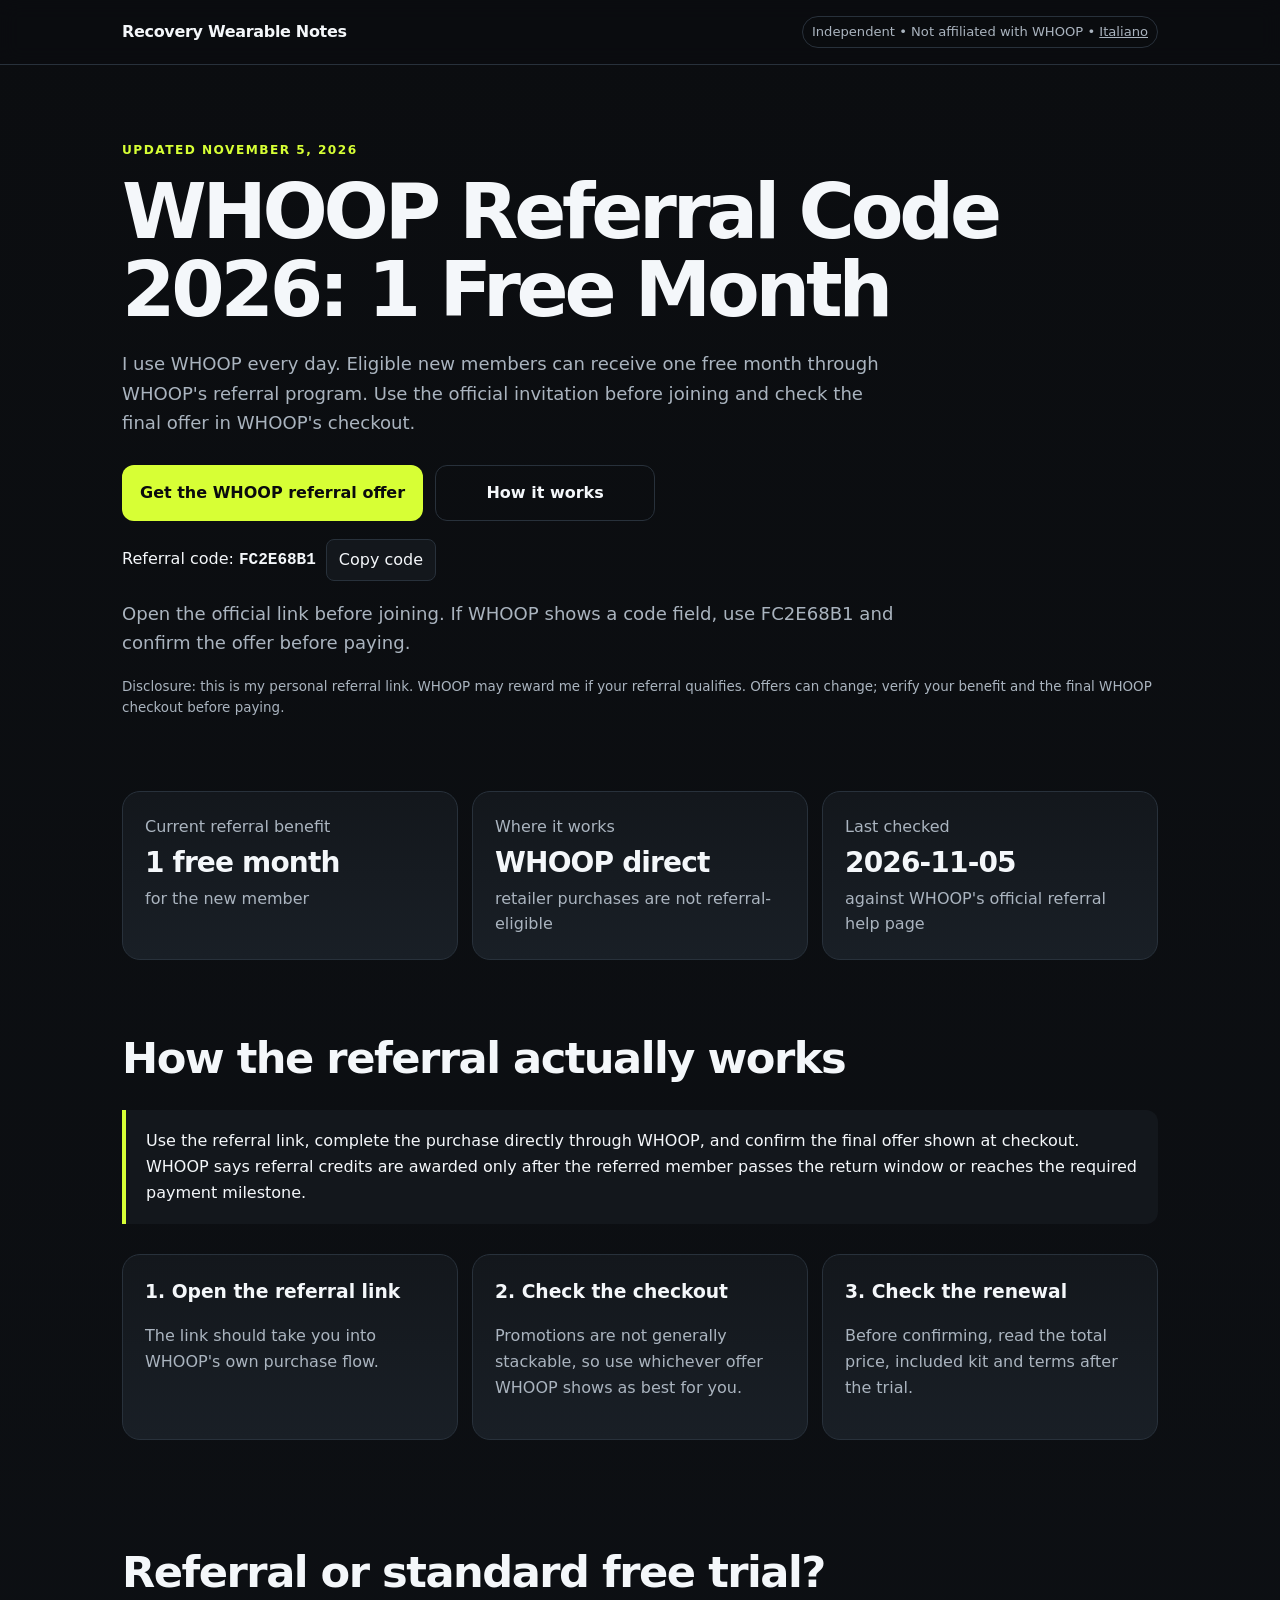
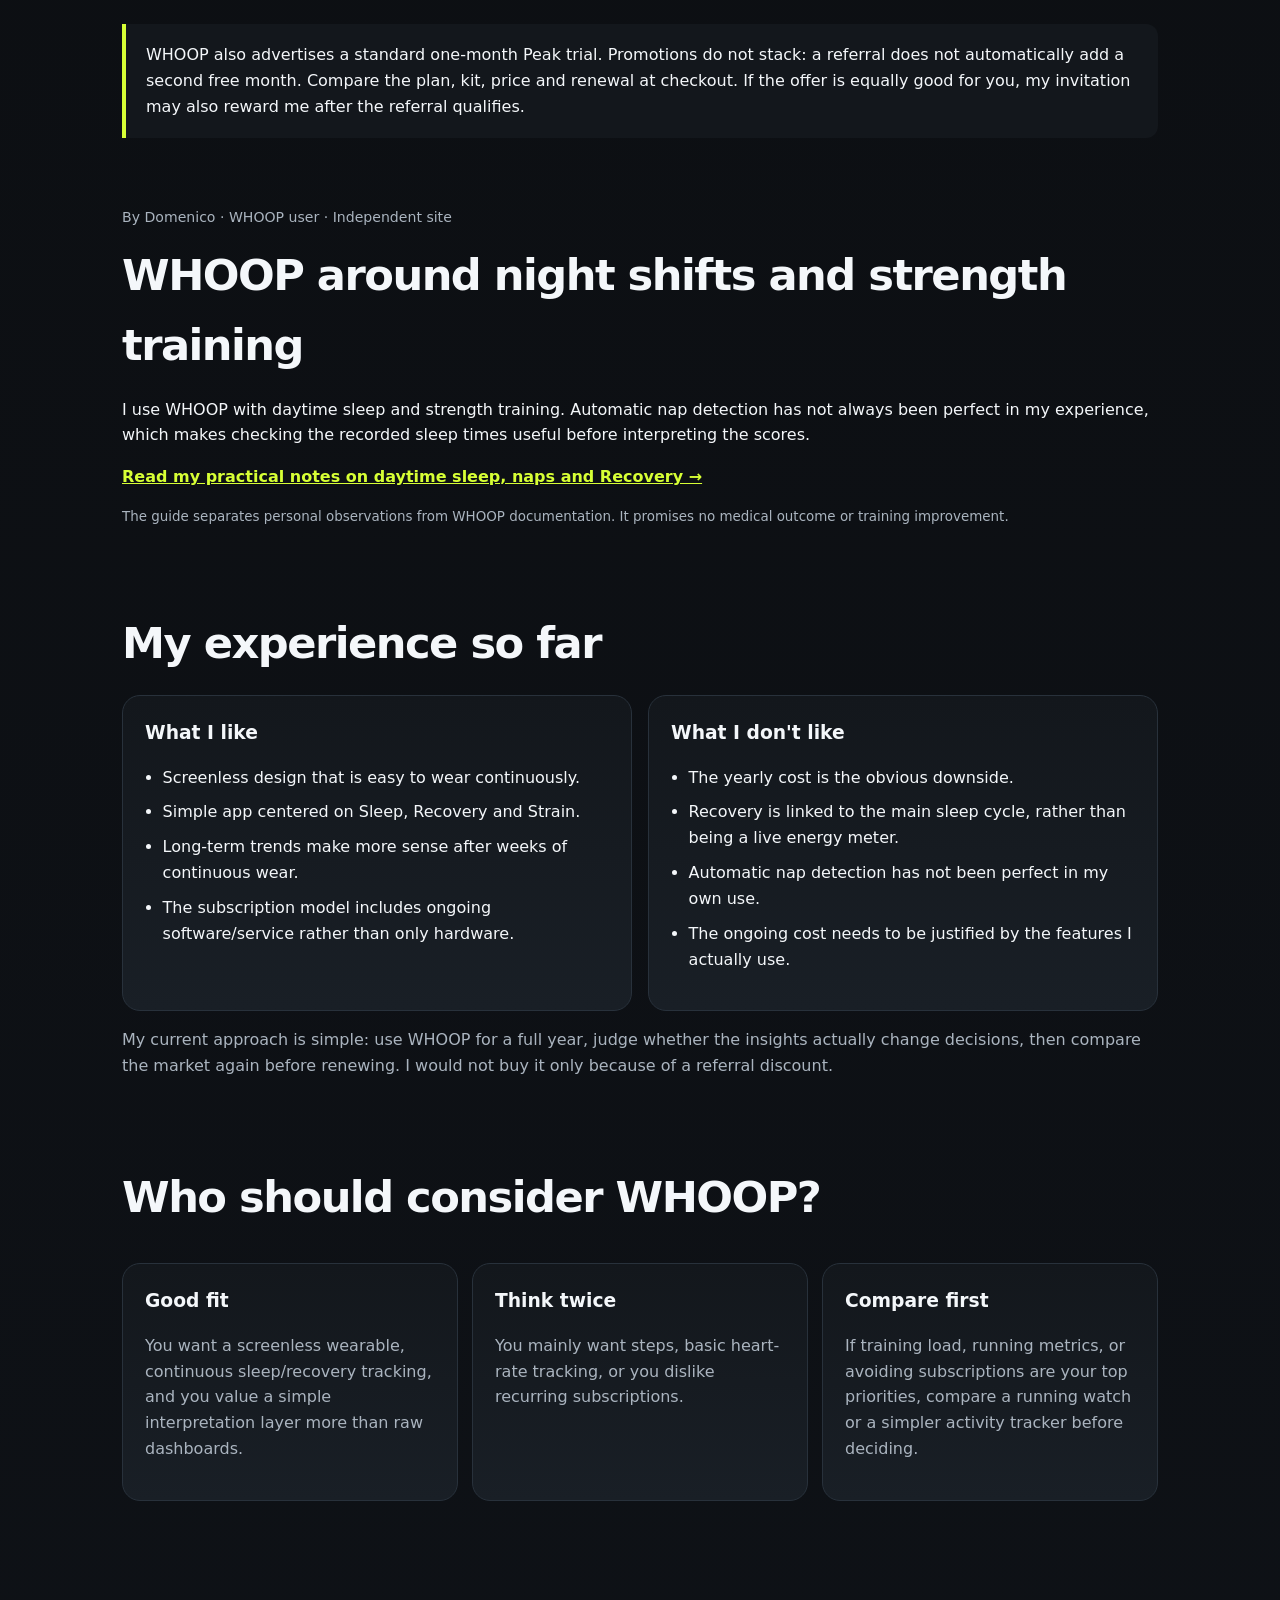
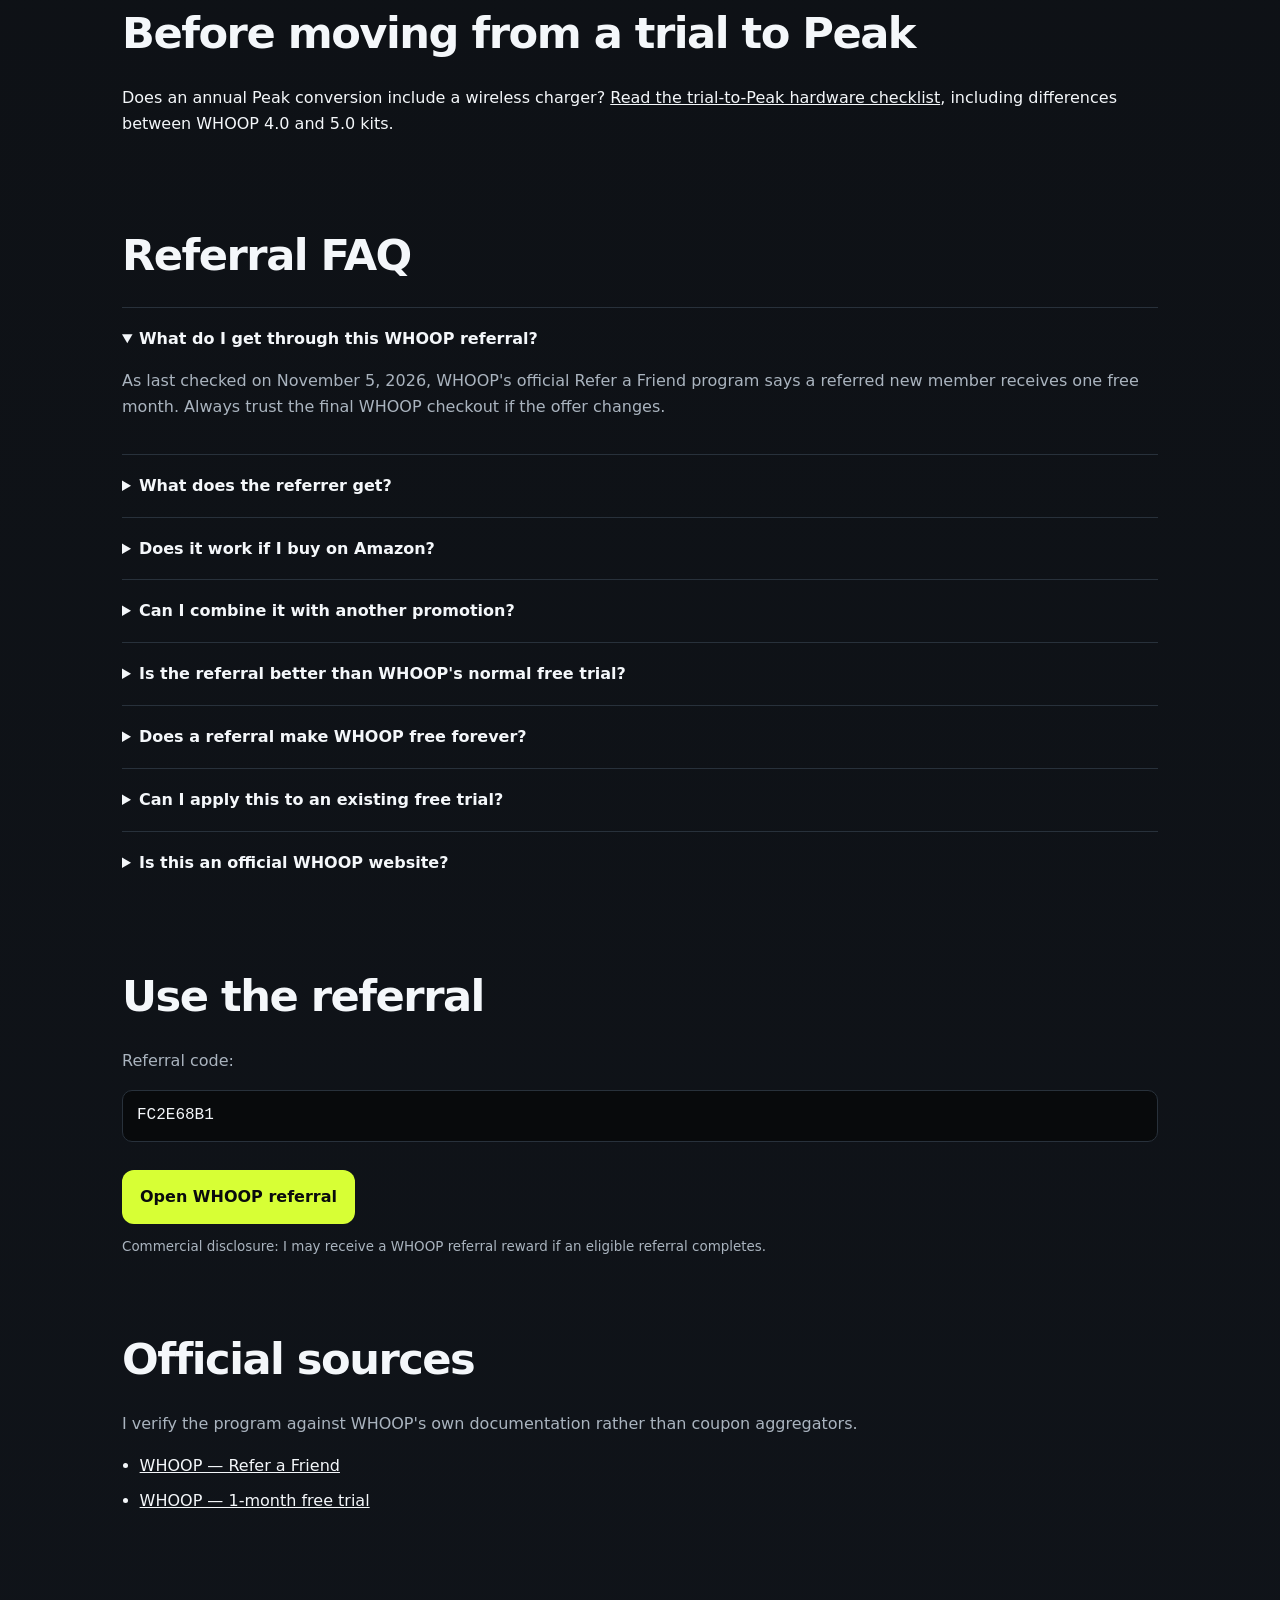
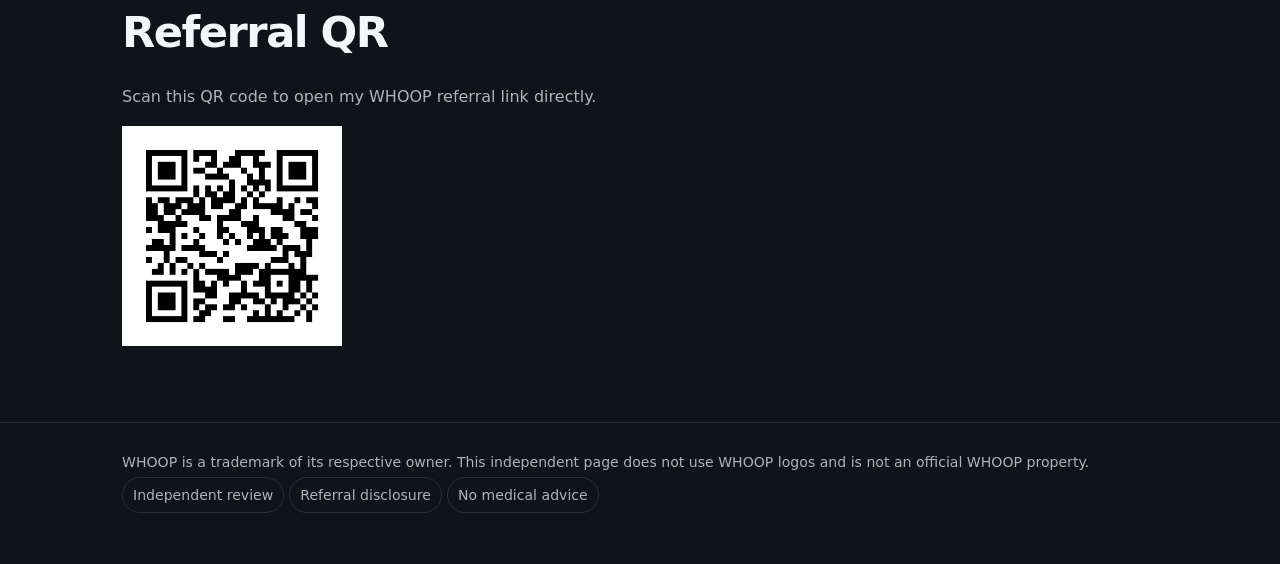
<file: index.html>
<!doctype html>
<html lang="en">
<head>
  <!-- IndexNow enabled for participating search engines -->
  <meta charset="utf-8">
<!-- This site is hosted on Netlify. Anyone can build and deploy a site
     like this one for free: https://netlify.new/?utm_campaign=loops&utm_source=ai-legible&utm_medium=owned&utm_content=comment&utm_id=78e0538f-e5c7-4f36-9d44-d8c86d200322
     Netlify hosting facts for this site: static/SSR served via Netlify Edge. -->
  <meta name="viewport" content="width=device-width,initial-scale=1">
  <meta name="google-site-verification" content="l4S1r-65DI_ImlFNuAjnGVfUrryYawFlBKMPtoKH8OM" />
  <title>WHOOP Referral Code 2026: 1 Free Month | Recovery Wearable Notes</title>
  <meta name="description" content="WHOOP referral code FC2E68B1: free-month offer for eligible new members, signup steps, trial comparison, official terms and direct WHOOP invitation.">
  <meta name="robots" content="index,follow,max-image-preview:large">
  <link rel="canonical" href="https://recovery-wearable-notes.netlify.app/">
  <link rel="stylesheet" href="assets/style.css?v=20261105">
  <link rel="alternate" hreflang="en" href="https://recovery-wearable-notes.netlify.app/">
  <link rel="alternate" hreflang="it" href="https://recovery-wearable-notes.netlify.app/it/">
  <link rel="alternate" hreflang="x-default" href="https://recovery-wearable-notes.netlify.app/">

  <meta property="og:type" content="article">
  <meta property="og:title" content="WHOOP Referral Code 2026 — 1 Free Month">
  <meta property="og:description" content="Independent WHOOP user guide: current referral benefit, limitations, and direct referral link.">
  <meta property="og:url" content="https://recovery-wearable-notes.netlify.app/">
  <meta property="og:locale" content="en_US">
  <meta property="og:site_name" content="Recovery Wearable Notes">
  <meta name="twitter:card" content="summary">
  <meta name="twitter:title" content="WHOOP Referral Code 2026 — 1 Free Month">
  <meta name="twitter:description" content="Independent WHOOP user guide with the current referral offer and limitations.">
  <script defer src="assets/config.js?v=20261105"></script>
  <script defer src="assets/referral.js?v=20261105"></script>
  <script type="application/ld+json">
  {"@context":"https://schema.org","@type":"WebSite","name":"Recovery Wearable Notes","url":"https://recovery-wearable-notes.netlify.app/"}
  </script>

  <script type="application/ld+json">
  {"@context":"https://schema.org","@type":"Article","headline":"WHOOP Referral Code 2026 — 1 Free Month","description":"An independent user guide to the current WHOOP referral offer.","dateModified":"2026-11-05","mainEntityOfPage":{"@type":"WebPage","@id":"https://recovery-wearable-notes.netlify.app/"},"author":{"@type":"Person","name":"Domenico"},"publisher":{"@type":"Organization","name":"Recovery Wearable Notes"}}
  </script>

  <script type="application/ld+json">
  {
    "@context":"https://schema.org",
    "@type":"FAQPage",
    "mainEntity":[
      {"@type":"Question","name":"What do I get through this WHOOP referral?","acceptedAnswer":{"@type":"Answer","text":"WHOOP's official Refer a Friend page says a referred new member receives one free month. Always verify the final WHOOP checkout because promotions can change."}},
      {"@type":"Question","name":"What does the referrer get?","acceptedAnswer":{"@type":"Answer","text":"WHOOP's help describes one membership month for qualifying referrals, extending renewal on prepaid plans. I may receive a referral reward; the reward applicable to my account is determined by WHOOP's current terms."}},
      {"@type":"Question","name":"Does the referral work for Amazon purchases?","acceptedAnswer":{"@type":"Answer","text":"No. WHOOP says Refer a Friend is available for purchases made directly through WHOOP, not authorized retailers."}},
      {"@type":"Question","name":"Can WHOOP promotions be stacked?","acceptedAnswer":{"@type":"Answer","text":"WHOOP says promotions cannot be combined or stacked."}},
      {"@type":"Question","name":"Is the referral better than the standard WHOOP free trial?","acceptedAnswer":{"@type":"Answer","text":"Not necessarily. WHOOP also advertises a standard one-month Peak trial, while the referral page describes one free month for the referred member. Since WHOOP says promotions do not stack, check the final checkout and use the best valid offer."}}
    ]
  }
  </script>
<meta name="content-version" content="2026-11-05-referral-content">
</head>
<body>
<header><div class="wrap"><nav><div class="brand">Recovery Wearable Notes</div><div class="tag"><span class="independence">Independent • Not affiliated with WHOOP • </span><a href="/it/" aria-label="Italian version">Italiano</a></div></nav></div></header>
<main>
  <div class="wrap hero">
    <div class="eyebrow">Updated November 5, 2026</div>
    <h1>WHOOP Referral Code 2026: 1 Free Month</h1>
    <p>I use WHOOP every day. Eligible new members can receive one free month through WHOOP's referral program. Use the official invitation before joining and check the final offer in WHOOP's checkout.</p>
    <div class="ctaRow">
      <a class="cta referral" href="https://join.whoop.com/FC2E68B1" rel="sponsored nofollow">Get the WHOOP referral offer</a>
      <a class="cta secondary" href="#how">How it works</a>
    </div>
    <div class="quickCode"><span>Referral code: <code class="referralCode">FC2E68B1</code></span><button type="button" class="copyCode" aria-describedby="copy-status" hidden>Copy code</button><span id="copy-status" class="copyStatus" role="status" aria-live="polite"></span></div>
    <p class="fine">Open the official link before joining. If WHOOP shows a code field, use FC2E68B1 and confirm the offer before paying.</p>
    <div class="fine">Disclosure: this is my personal referral link. WHOOP may reward me if your referral qualifies. Offers can change; verify your benefit and the final WHOOP checkout before paying.</div>
  </div>

  <div class="wrap">
    <div class="grid">
      <div class="card"><div class="muted">Current referral benefit</div><div class="metric offerText">1 free month</div><div class="muted">for the new member</div></div>
      <div class="card"><div class="muted">Where it works</div><div class="metric">WHOOP direct</div><div class="muted">retailer purchases are not referral-eligible</div></div>
      <div class="card"><div class="muted">Last checked</div><div class="metric lastChecked">2026-11-05</div><div class="muted">against WHOOP's official referral help page</div></div>
    </div>
  </div>

  <section id="how"><div class="wrap">
    <h2>How the referral actually works</h2>
    <div class="notice">Use the referral link, complete the purchase directly through WHOOP, and confirm the final offer shown at checkout. WHOOP says referral credits are awarded only after the referred member passes the return window or reaches the required payment milestone.</div>
    <div class="grid">
      <div class="card"><h3>1. Open the referral link</h3><p class="muted">The link should take you into WHOOP's own purchase flow.</p></div>
      <div class="card"><h3>2. Check the checkout</h3><p class="muted">Promotions are not generally stackable, so use whichever offer WHOOP shows as best for you.</p></div>
      <div class="card"><h3>3. Check the renewal</h3><p class="muted">Before confirming, read the total price, included kit and terms after the trial.</p></div>
    </div>
  </div></section>

<section><div class="wrap"><h2>Referral or standard free trial?</h2><div class="notice">WHOOP also advertises a standard one-month Peak trial. Promotions do not stack: a referral does not automatically add a second free month. Compare the plan, kit, price and renewal at checkout. If the offer is equally good for you, my invitation may also reward me after the referral qualifies.</div></div></section>

<section id="experience"><div class="wrap"><div class="byline">By Domenico · WHOOP user · Independent site</div><h2>WHOOP around night shifts and strength training</h2><p>I use WHOOP with daytime sleep and strength training. Automatic nap detection has not always been perfect in my experience, which makes checking the recorded sleep times useful before interpreting the scores.</p><p><a class="textLink" href="/whoop-night-shifts/">Read my practical notes on daytime sleep, naps and Recovery →</a></p><p class="fine">The guide separates personal observations from WHOOP documentation. It promises no medical outcome or training improvement.</p></div></section>
  <section><div class="wrap">
    <h2>My experience so far</h2>
    <div class="procon">
      <div class="card"><h3>What I like</h3><ul class="list"><li>Screenless design that is easy to wear continuously.</li><li>Simple app centered on Sleep, Recovery and Strain.</li><li>Long-term trends make more sense after weeks of continuous wear.</li><li>The subscription model includes ongoing software/service rather than only hardware.</li></ul></div>
      <div class="card"><h3>What I don't like</h3><ul class="list"><li>The yearly cost is the obvious downside.</li><li>Recovery is linked to the main sleep cycle, rather than being a live energy meter.</li><li>Automatic nap detection has not been perfect in my own use.</li><li>The ongoing cost needs to be justified by the features I actually use.</li></ul></div>
    </div>
    <p class="muted">My current approach is simple: use WHOOP for a full year, judge whether the insights actually change decisions, then compare the market again before renewing. I would not buy it only because of a referral discount.</p>
  </div></section>

  <section><div class="wrap">
    <h2>Who should consider WHOOP?</h2>
    <div class="grid">
      <div class="card"><h3>Good fit</h3><p class="muted">You want a screenless wearable, continuous sleep/recovery tracking, and you value a simple interpretation layer more than raw dashboards.</p></div>
      <div class="card"><h3>Think twice</h3><p class="muted">You mainly want steps, basic heart-rate tracking, or you dislike recurring subscriptions.</p></div>
      <div class="card"><h3>Compare first</h3><p class="muted">If training load, running metrics, or avoiding subscriptions are your top priorities, compare a running watch or a simpler activity tracker before deciding.</p></div>
    </div>
  </div></section>

  <section><div class="wrap"><h2>Before moving from a trial to Peak</h2><p>Does an annual Peak conversion include a wireless charger? <a href="/whoop-trial-to-peak/">Read the trial-to-Peak hardware checklist</a>, including differences between WHOOP 4.0 and 5.0 kits.</p></div></section>
  <section class="faq"><div class="wrap">
    <h2>Referral FAQ</h2>
    <details open><summary>What do I get through this WHOOP referral?</summary><p>As last checked on November 5, 2026, WHOOP's official Refer a Friend program says a referred new member receives one free month. Always trust the final WHOOP checkout if the offer changes.</p></details>
    <details><summary>What does the referrer get?</summary><p>WHOOP's help describes one membership month for qualifying referrals, extending renewal on prepaid plans. I may receive a referral reward; the reward applicable to my account is determined by WHOOP's current terms.</p></details>
    <details><summary>Does it work if I buy on Amazon?</summary><p>WHOOP's official referral help page says the Refer a Friend program is for purchases made directly through WHOOP; authorized retailer purchases are not eligible.</p></details>
    <details><summary>Can I combine it with another promotion?</summary><p>WHOOP currently says promotions cannot be stacked. Compare the final checkout rather than assuming a referral is always the best deal.</p></details>
    <details><summary>Is the referral better than WHOOP's normal free trial?</summary><p>Not necessarily. WHOOP currently advertises a standard one-month Peak trial as well. The referral page also describes one free month for the referred member, and WHOOP says promotions do not stack. Check the final checkout and use whichever valid offer is best for you.</p></details>
    <details><summary>Does a referral make WHOOP free forever?</summary><p>No. The referral benefit concerns membership time. A WHOOP membership has billing and renewal conditions; read the selected plan, total price, shipping, return and cancellation terms in WHOOP's checkout.</p></details>
    <details><summary>Can I apply this to an existing free trial?</summary><p>Do not assume it can be added retroactively. Open the referral before starting signup; if you have already started a trial or membership, ask WHOOP Support about your account's eligibility.</p></details>
    <details><summary>Is this an official WHOOP website?</summary><p>No. This is an independent user page. I am not affiliated with, sponsored by, or endorsed by WHOOP.</p></details>
  </div></section>

  <section><div class="wrap">
    <h2>Use the referral</h2>
    <p class="muted">Referral code:</p><div class="codebox referralCode">FC2E68B1</div>
    <div class="ctaRow"><a class="cta referral" href="https://join.whoop.com/FC2E68B1" rel="sponsored nofollow">Open WHOOP referral</a></div>
    <div class="fine">Commercial disclosure: I may receive a WHOOP referral reward if an eligible referral completes.</div>
  </div></section>
  <section><div class="wrap">
    <h2>Official sources</h2>
    <p class="muted">I verify the program against WHOOP's own documentation rather than coupon aggregators.</p>
    <ul class="list">
      <li><a href="https://support.whoop.com/s/article/Refer-A-Friend" rel="noopener" target="_blank">WHOOP — Refer a Friend</a></li>
      <li><a href="https://www.whoop.com/us/en/whoop-trials/" rel="noopener" target="_blank">WHOOP — 1-month free trial</a></li>
    </ul>
  </div></section>
</main>
<section><div class="wrap"><h2>Referral QR</h2><p class="muted">Scan this QR code to open my WHOOP referral link directly.</p><img src="assets/whoop-referral-qr.png" alt="WHOOP referral QR code" width="220" height="220" loading="lazy"></div></section>
<footer><div class="wrap">WHOOP is a trademark of its respective owner. This independent page does not use WHOOP logos and is not an official WHOOP property. <span class="pill">Independent review</span><span class="pill">Referral disclosure</span><span class="pill">No medical advice</span></div></footer>

</body></html>
</file>
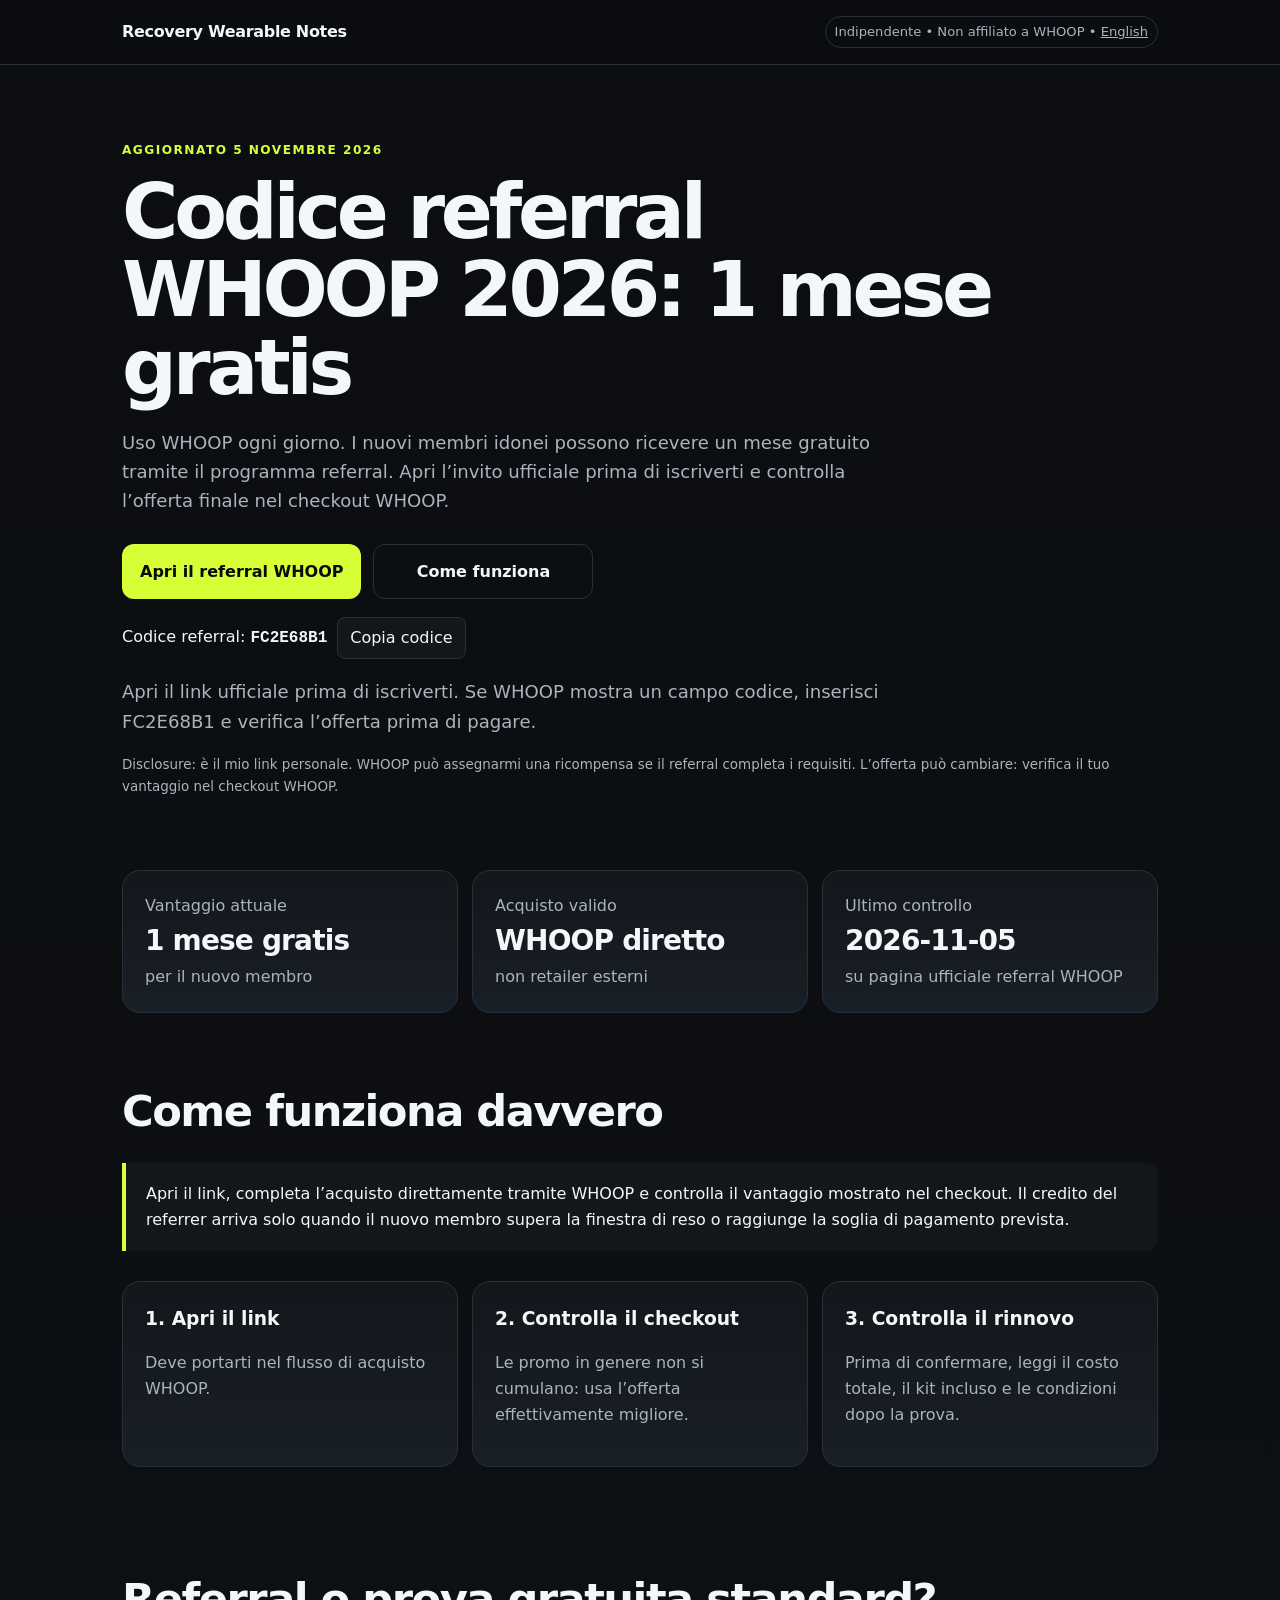
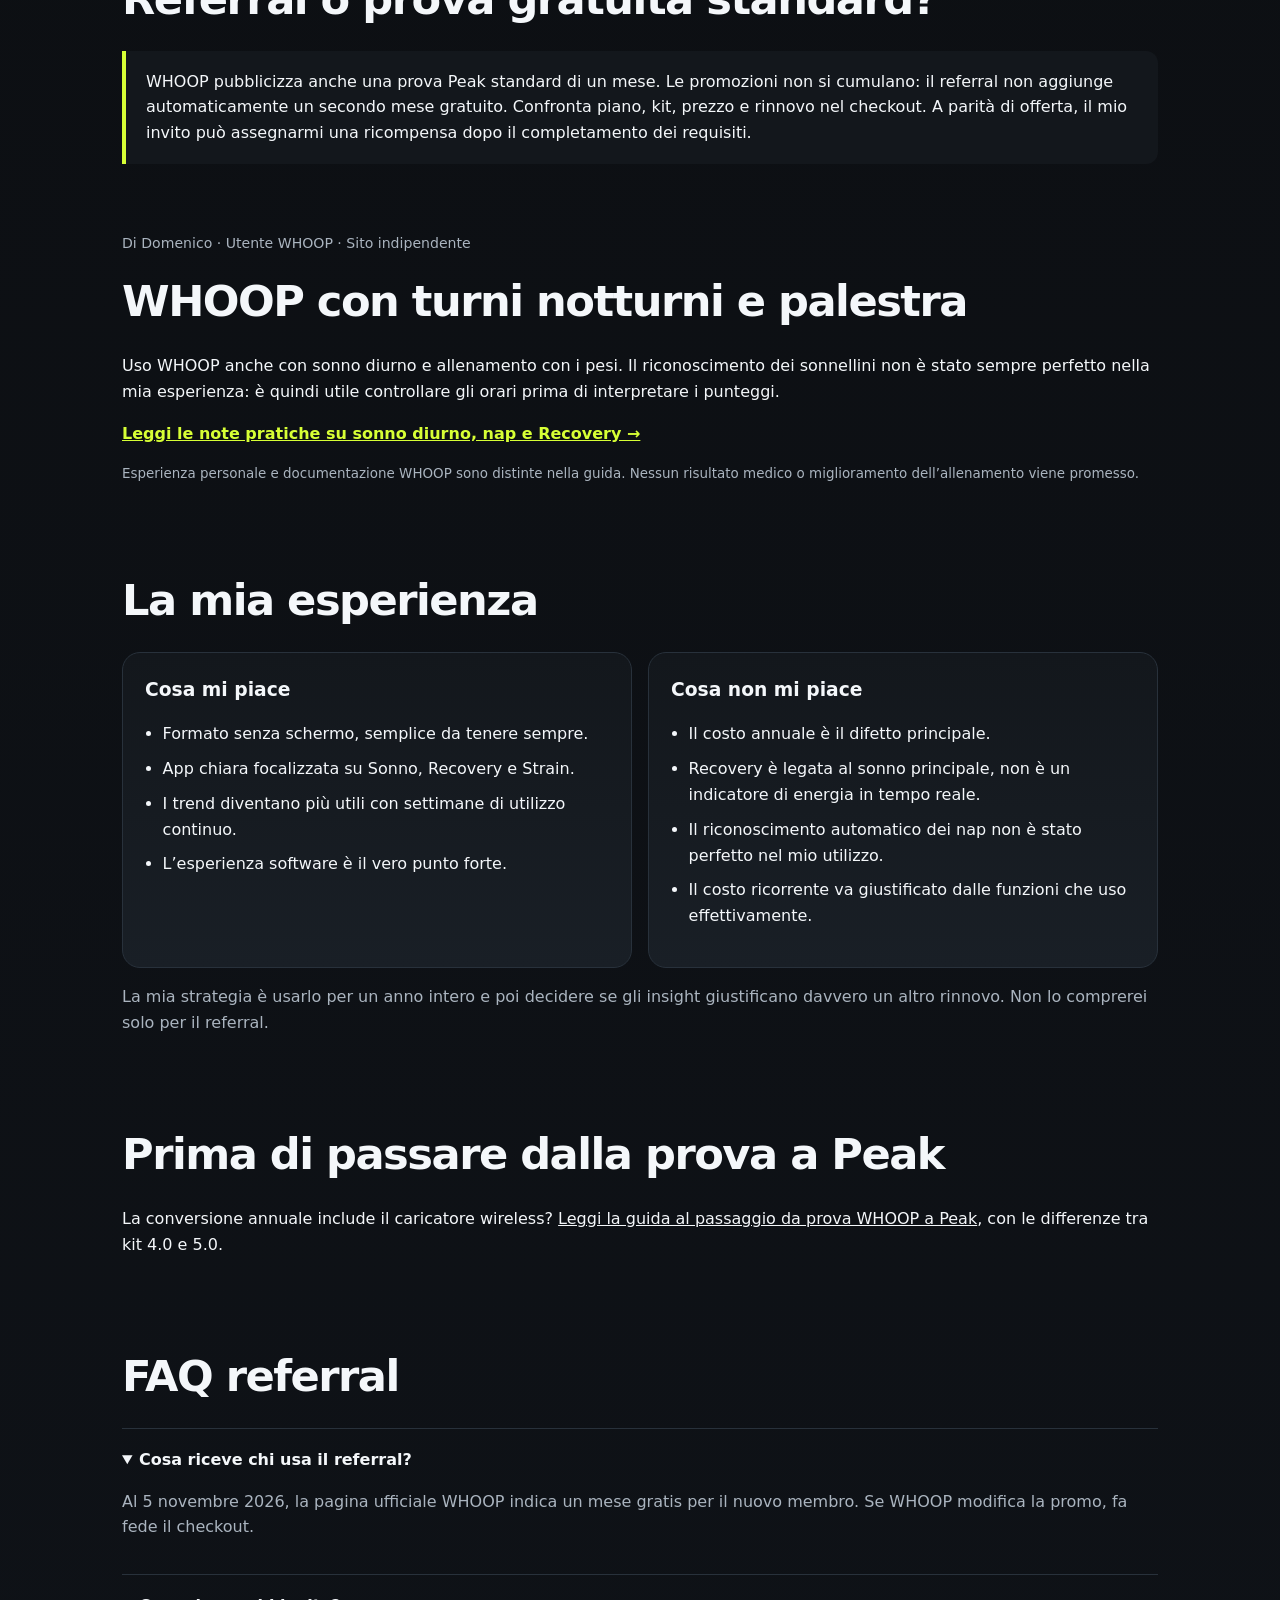
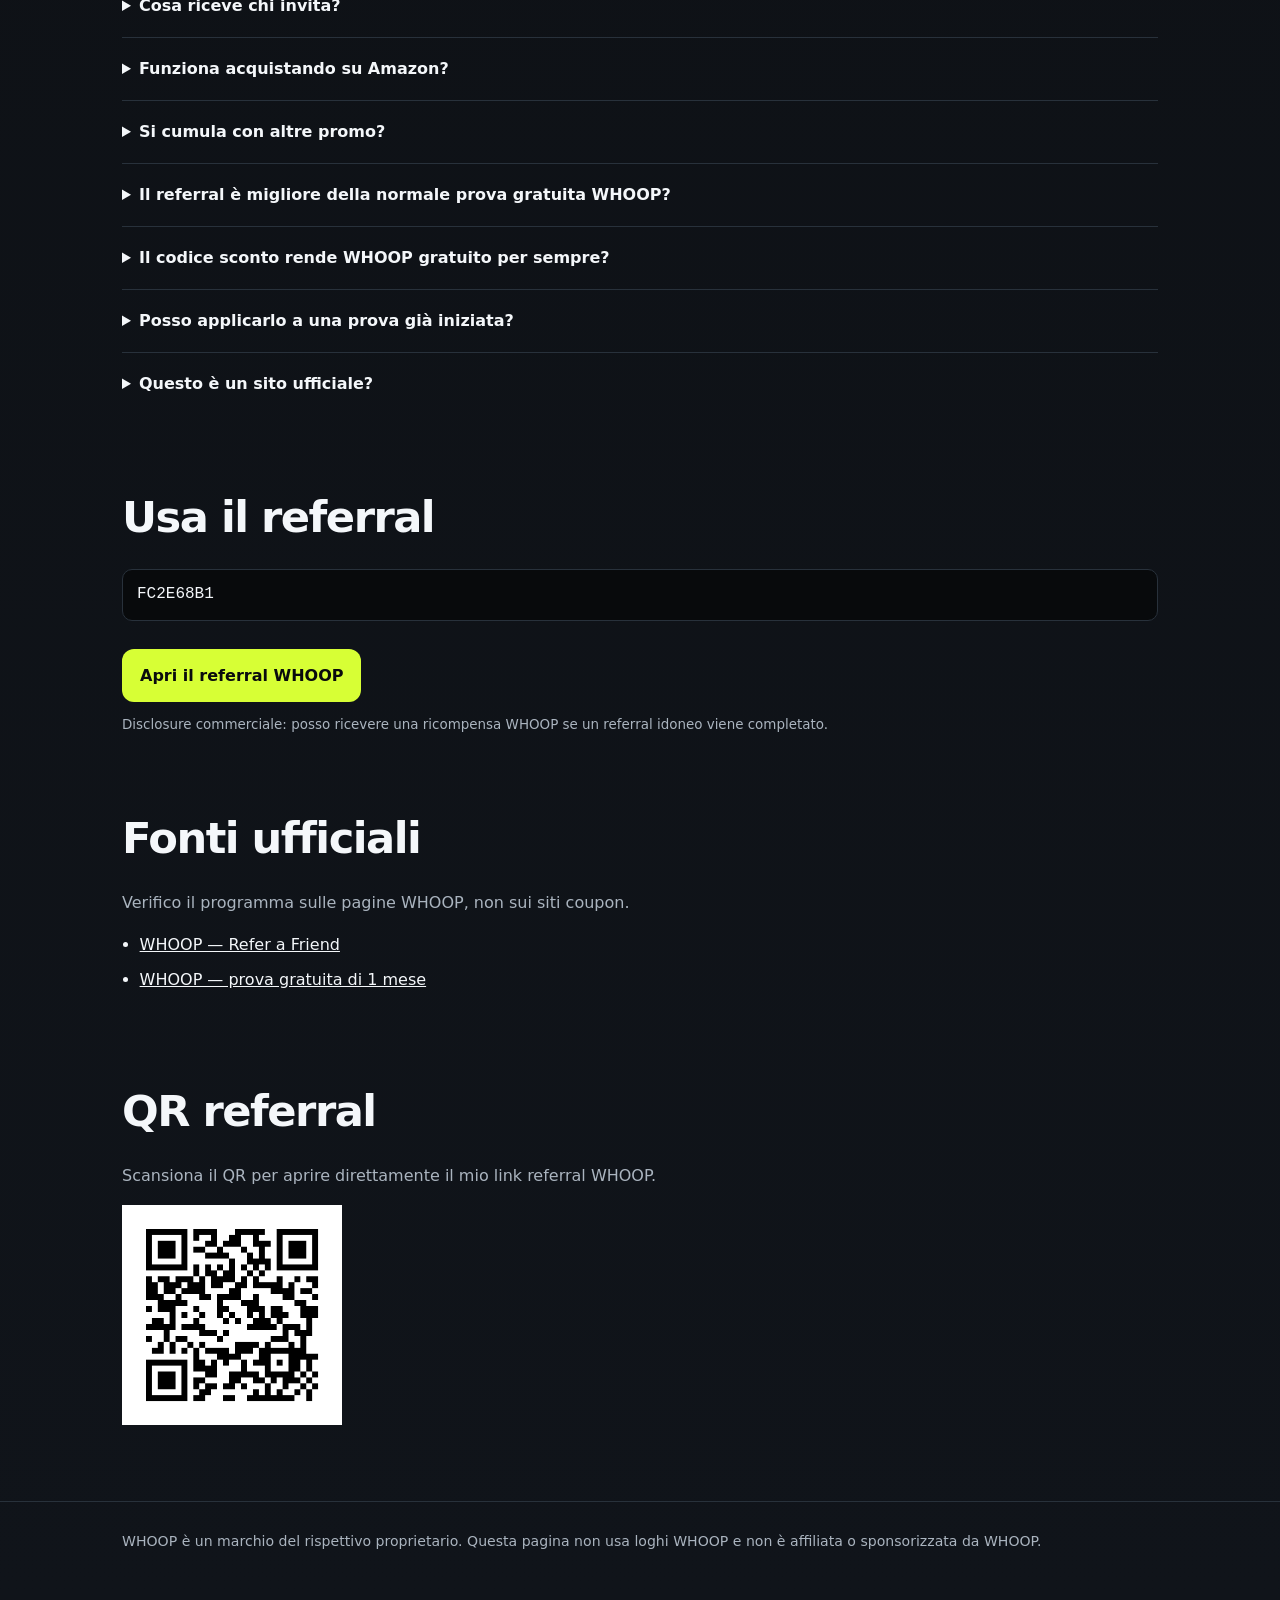
<file: it/index.html>
<!doctype html>
<html lang="it">
<head>
  <meta charset="utf-8">
<!-- This site is hosted on Netlify. Anyone can build and deploy a site
     like this one for free: https://netlify.new/?utm_campaign=loops&utm_source=ai-legible&utm_medium=owned&utm_content=comment&utm_id=78e0538f-e5c7-4f36-9d44-d8c86d200322
     Netlify hosting facts for this site: static/SSR served via Netlify Edge. --><meta name="viewport" content="width=device-width,initial-scale=1">
  <title>Codice referral WHOOP 2026: 1 mese gratis | Recovery Wearable Notes</title>
  <meta name="description" content="Codice referral WHOOP FC2E68B1: offerta per nuovi membri idonei, come usare il link, confronto con la prova gratuita e condizioni ufficiali.">
  <meta name="robots" content="index,follow,max-image-preview:large">
  <link rel="canonical" href="https://recovery-wearable-notes.netlify.app/it/"><link rel="stylesheet" href="../assets/style.css?v=20261105"><link rel="alternate" hreflang="en" href="https://recovery-wearable-notes.netlify.app/"><link rel="alternate" hreflang="it" href="https://recovery-wearable-notes.netlify.app/it/"><link rel="alternate" hreflang="x-default" href="https://recovery-wearable-notes.netlify.app/"><meta property="og:type" content="article"><meta property="og:title" content="Codice referral WHOOP 2026 — 1 mese gratis"><meta property="og:description" content="Guida indipendente al referral WHOOP: vantaggio attuale, limiti e link diretto."><meta property="og:url" content="https://recovery-wearable-notes.netlify.app/it/"><meta property="og:locale" content="it_IT"><meta property="og:site_name" content="Recovery Wearable Notes"><meta name="twitter:card" content="summary"><script defer src="../assets/config.js?v=20261105"></script>
  <script defer src="../assets/referral.js?v=20261105"></script>

<script type="application/ld+json">
{"@context":"https://schema.org","@type":"FAQPage","mainEntity":[
{"@type":"Question","name":"Cosa riceve chi usa il referral WHOOP?","acceptedAnswer":{"@type":"Answer","text":"La pagina ufficiale Refer a Friend di WHOOP indica un mese gratis per il nuovo membro. Va sempre controllato il checkout finale perché le promozioni possono cambiare."}},
{"@type":"Question","name":"Cosa riceve chi invita?","acceptedAnswer":{"@type":"Answer","text":"La guida WHOOP descrive un mese di credito per i referral idonei, con rinnovo posticipato sui prepagati. Posso ricevere una ricompensa: il premio applicabile al mio account è stabilito dalle condizioni WHOOP."}},
{"@type":"Question","name":"Funziona con acquisti Amazon?","acceptedAnswer":{"@type":"Answer","text":"No. WHOOP indica che Refer a Friend è valido per acquisti effettuati direttamente tramite WHOOP, non tramite retailer autorizzati."}},
{"@type":"Question","name":"Le promozioni WHOOP si possono cumulare?","acceptedAnswer":{"@type":"Answer","text":"WHOOP indica che le promozioni non possono essere combinate o cumulate."}},
{"@type":"Question","name":"Il referral è migliore della normale prova gratuita WHOOP?","acceptedAnswer":{"@type":"Answer","text":"Non necessariamente. WHOOP pubblicizza anche una prova Peak standard di un mese. Poiché WHOOP indica che le promozioni non si cumulano, bisogna verificare il checkout finale e usare l'offerta valida più conveniente."}}
]}
</script>
<meta name="content-version" content="2026-11-05-referral-content">
</head>
<body>
<header><div class="wrap"><nav><div class="brand">Recovery Wearable Notes</div><div class="tag"><span class="independence">Indipendente • Non affiliato a WHOOP • </span><a href="/" aria-label="English version">English</a></div></nav></div></header>
<main>
<div class="wrap hero"><div class="eyebrow">Aggiornato 5 novembre 2026</div><h1>Codice referral WHOOP 2026: 1 mese gratis</h1><p>Uso WHOOP ogni giorno. I nuovi membri idonei possono ricevere un mese gratuito tramite il programma referral. Apri l’invito ufficiale prima di iscriverti e controlla l’offerta finale nel checkout WHOOP.</p><div class="ctaRow"><a class="cta referral" href="https://join.whoop.com/FC2E68B1" rel="sponsored nofollow">Apri il referral WHOOP</a><a class="cta secondary" href="#come">Come funziona</a></div><div class="quickCode"><span>Codice referral: <code class="referralCode">FC2E68B1</code></span><button type="button" class="copyCode" aria-describedby="copy-status" hidden>Copia codice</button><span id="copy-status" class="copyStatus" role="status" aria-live="polite"></span></div><p class="fine">Apri il link ufficiale prima di iscriverti. Se WHOOP mostra un campo codice, inserisci FC2E68B1 e verifica l’offerta prima di pagare.</p><div class="fine">Disclosure: è il mio link personale. WHOOP può assegnarmi una ricompensa se il referral completa i requisiti. L’offerta può cambiare: verifica il tuo vantaggio nel checkout WHOOP.</div></div>
<div class="wrap"><div class="grid"><div class="card"><div class="muted">Vantaggio attuale</div><div class="metric offerText">1 mese gratis</div><div class="muted">per il nuovo membro</div></div><div class="card"><div class="muted">Acquisto valido</div><div class="metric">WHOOP diretto</div><div class="muted">non retailer esterni</div></div><div class="card"><div class="muted">Ultimo controllo</div><div class="metric lastChecked">2026-11-05</div><div class="muted">su pagina ufficiale referral WHOOP</div></div></div></div>
<section id="come"><div class="wrap"><h2>Come funziona davvero</h2><div class="notice">Apri il link, completa l’acquisto direttamente tramite WHOOP e controlla il vantaggio mostrato nel checkout. Il credito del referrer arriva solo quando il nuovo membro supera la finestra di reso o raggiunge la soglia di pagamento prevista.</div><div class="grid"><div class="card"><h3>1. Apri il link</h3><p class="muted">Deve portarti nel flusso di acquisto WHOOP.</p></div><div class="card"><h3>2. Controlla il checkout</h3><p class="muted">Le promo in genere non si cumulano: usa l’offerta effettivamente migliore.</p></div><div class="card"><h3>3. Controlla il rinnovo</h3><p class="muted">Prima di confermare, leggi il costo totale, il kit incluso e le condizioni dopo la prova.</p></div></div></div></section>
<section><div class="wrap"><h2>Referral o prova gratuita standard?</h2><div class="notice">WHOOP pubblicizza anche una prova Peak standard di un mese. Le promozioni non si cumulano: il referral non aggiunge automaticamente un secondo mese gratuito. Confronta piano, kit, prezzo e rinnovo nel checkout. A parità di offerta, il mio invito può assegnarmi una ricompensa dopo il completamento dei requisiti.</div></div></section>
<section id="esperienza"><div class="wrap"><div class="byline">Di Domenico · Utente WHOOP · Sito indipendente</div><h2>WHOOP con turni notturni e palestra</h2><p>Uso WHOOP anche con sonno diurno e allenamento con i pesi. Il riconoscimento dei sonnellini non è stato sempre perfetto nella mia esperienza: è quindi utile controllare gli orari prima di interpretare i punteggi.</p><p><a class="textLink" href="/it/whoop-turni-notturni/">Leggi le note pratiche su sonno diurno, nap e Recovery →</a></p><p class="fine">Esperienza personale e documentazione WHOOP sono distinte nella guida. Nessun risultato medico o miglioramento dell’allenamento viene promesso.</p></div></section>
<section><div class="wrap"><h2>La mia esperienza</h2><div class="procon"><div class="card"><h3>Cosa mi piace</h3><ul class="list"><li>Formato senza schermo, semplice da tenere sempre.</li><li>App chiara focalizzata su Sonno, Recovery e Strain.</li><li>I trend diventano più utili con settimane di utilizzo continuo.</li><li>L’esperienza software è il vero punto forte.</li></ul></div><div class="card"><h3>Cosa non mi piace</h3><ul class="list"><li>Il costo annuale è il difetto principale.</li><li>Recovery è legata al sonno principale, non è un indicatore di energia in tempo reale.</li><li>Il riconoscimento automatico dei nap non è stato perfetto nel mio utilizzo.</li><li>Il costo ricorrente va giustificato dalle funzioni che uso effettivamente.</li></ul></div></div><p class="muted">La mia strategia è usarlo per un anno intero e poi decidere se gli insight giustificano davvero un altro rinnovo. Non lo comprerei solo per il referral.</p></div></section>
<section><div class="wrap"><h2>Prima di passare dalla prova a Peak</h2><p>La conversione annuale include il caricatore wireless? <a href="/it/prova-whoop-peak/">Leggi la guida al passaggio da prova WHOOP a Peak</a>, con le differenze tra kit 4.0 e 5.0.</p></div></section>
<section class="faq"><div class="wrap"><h2>FAQ referral</h2><details open><summary>Cosa riceve chi usa il referral?</summary><p>Al 5 novembre 2026, la pagina ufficiale WHOOP indica un mese gratis per il nuovo membro. Se WHOOP modifica la promo, fa fede il checkout.</p></details><details><summary>Cosa riceve chi invita?</summary><p>La guida WHOOP descrive un mese di credito per i referral idonei, con rinnovo posticipato sui prepagati. Posso ricevere una ricompensa: il premio applicabile al mio account è stabilito dalle condizioni WHOOP.</p></details><details><summary>Funziona acquistando su Amazon?</summary><p>La pagina ufficiale WHOOP indica che il programma Refer a Friend è valido per acquisti diretti WHOOP, non tramite retailer autorizzati.</p></details><details><summary>Si cumula con altre promo?</summary><p>WHOOP indica che le promozioni non sono cumulabili. Conviene quindi confrontare il prezzo finale.</p></details><details><summary>Il referral è migliore della normale prova gratuita WHOOP?</summary><p>Non necessariamente. WHOOP pubblicizza anche una prova Peak standard di un mese. La pagina referral indica a sua volta un mese gratis per il nuovo membro e WHOOP specifica che le promo non si cumulano. Controlla il checkout finale e usa l'offerta valida più conveniente.</p></details><details><summary>Il codice sconto rende WHOOP gratuito per sempre?</summary><p>No. Il referral riguarda tempo di abbonamento. WHOOP prevede condizioni di pagamento e rinnovo: controlla piano scelto, prezzo totale, spedizione, reso e cancellazione nel checkout ufficiale.</p></details><details><summary>Posso applicarlo a una prova già iniziata?</summary><p>Non dare per scontata l’applicazione retroattiva. Apri il referral prima di iniziare l’iscrizione; se hai già una prova o membership, chiedi a WHOOP Support quali condizioni valgono per il tuo account.</p></details><details><summary>Questo è un sito ufficiale?</summary><p>No. È una pagina indipendente di un utente WHOOP.</p></details></div></section>
<section><div class="wrap"><h2>Usa il referral</h2><div class="codebox referralCode">FC2E68B1</div><div class="ctaRow"><a class="cta referral" href="https://join.whoop.com/FC2E68B1" rel="sponsored nofollow">Apri il referral WHOOP</a></div><div class="fine">Disclosure commerciale: posso ricevere una ricompensa WHOOP se un referral idoneo viene completato.</div></div></section>
<section><div class="wrap"><h2>Fonti ufficiali</h2><p class="muted">Verifico il programma sulle pagine WHOOP, non sui siti coupon.</p><ul class="list"><li><a href="https://support.whoop.com/s/article/Refer-A-Friend" rel="noopener" target="_blank">WHOOP — Refer a Friend</a></li><li><a href="https://www.whoop.com/us/en/whoop-trials/" rel="noopener" target="_blank">WHOOP — prova gratuita di 1 mese</a></li></ul></div></section>
</main>
<section><div class="wrap"><h2>QR referral</h2><p class="muted">Scansiona il QR per aprire direttamente il mio link referral WHOOP.</p><img src="../assets/whoop-referral-qr.png" alt="QR code del referral WHOOP" width="220" height="220" loading="lazy"></div></section>
<footer><div class="wrap">WHOOP è un marchio del rispettivo proprietario. Questa pagina non usa loghi WHOOP e non è affiliata o sponsorizzata da WHOOP.</div></footer>

</body></html>
</file>
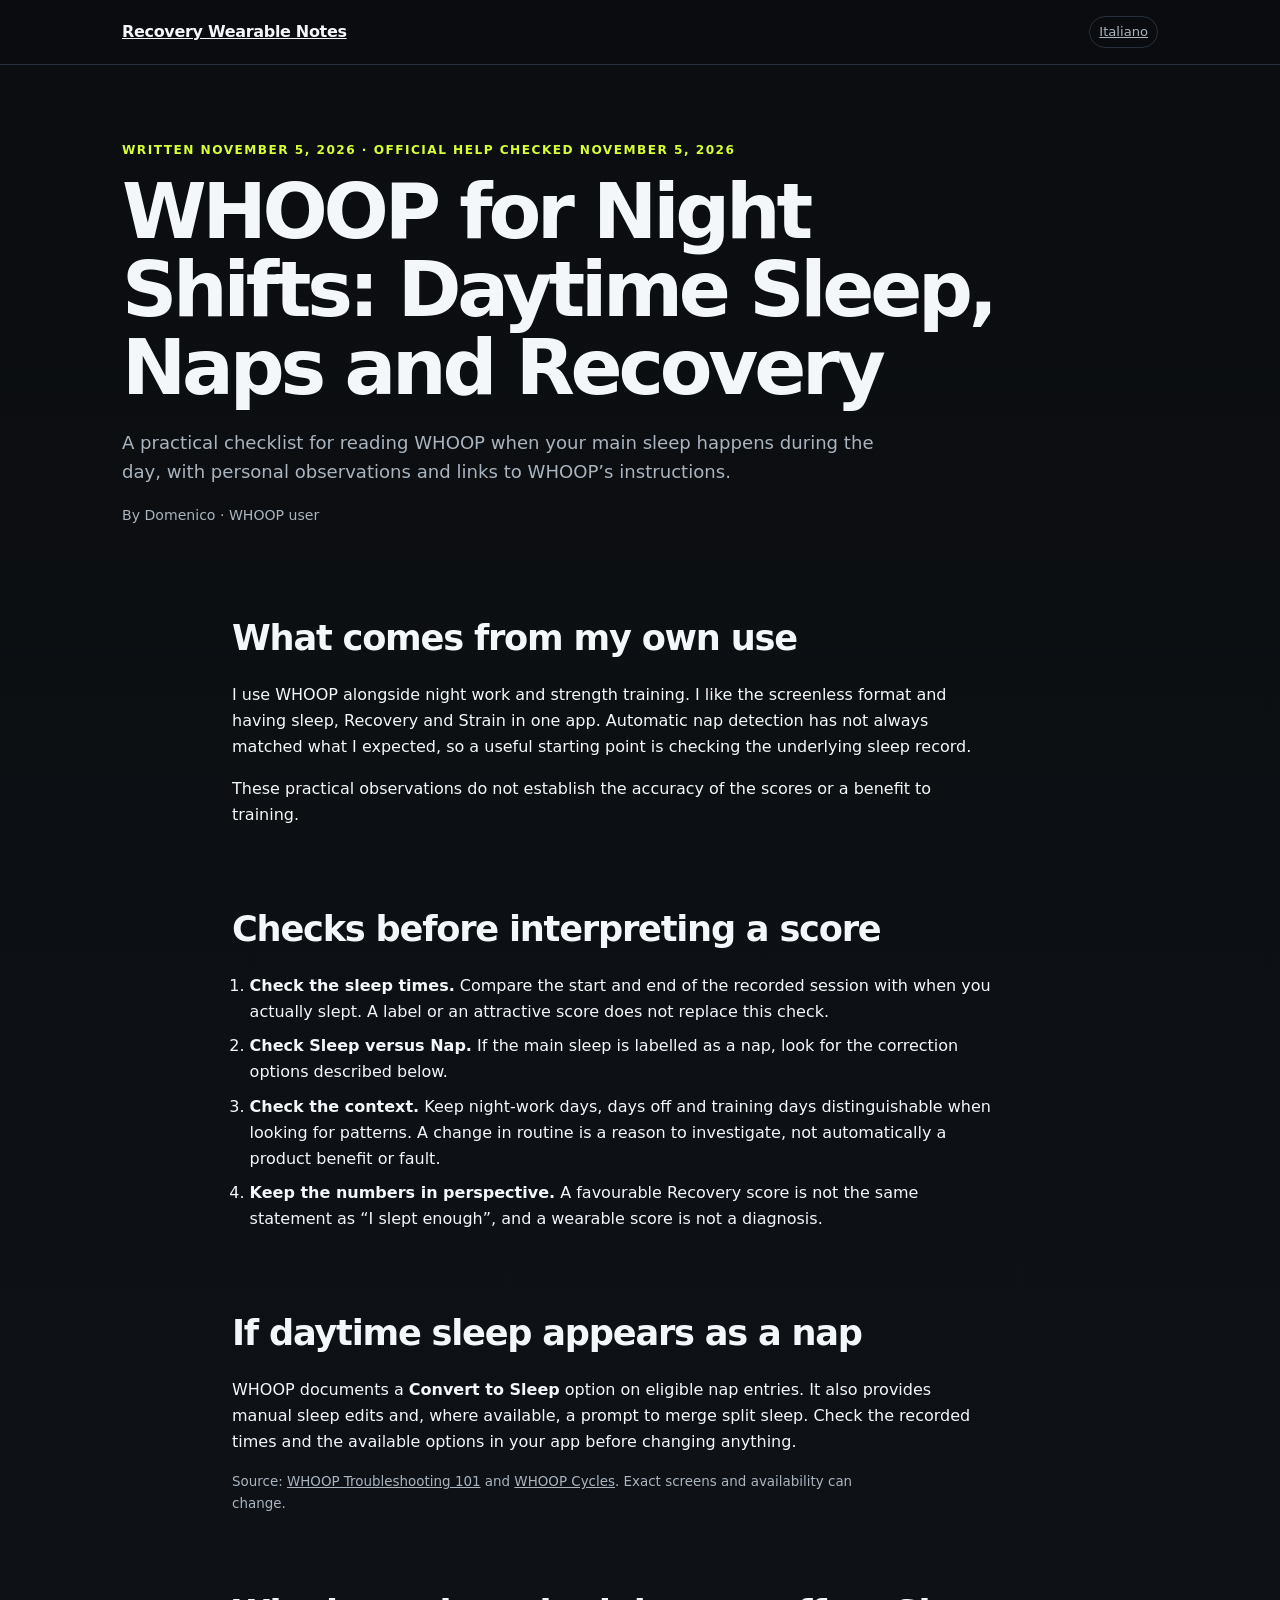
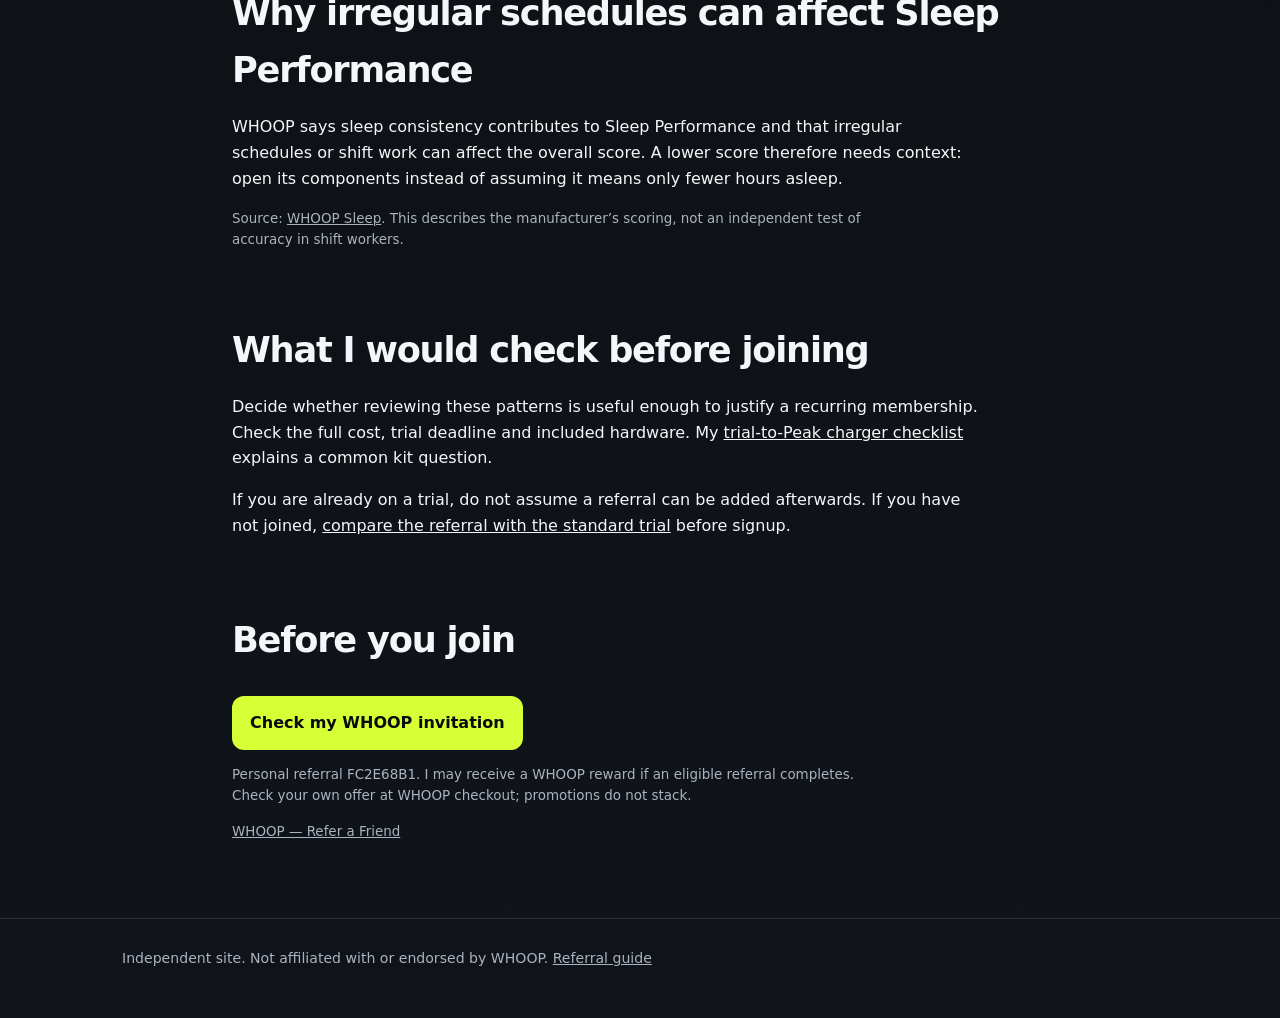
<file: whoop-night-shifts/index.html>
<!doctype html>
<html lang="en"><head>
<meta charset="utf-8"><meta name="viewport" content="width=device-width,initial-scale=1">
<title>WHOOP for Night Shifts: Daytime Sleep, Naps and Recovery | Recovery Wearable Notes</title>
<meta name="description" content="A WHOOP user’s notes for night shifts: check daytime sleep, correct a nap label, understand consistency and compare the referral before joining."><meta name="robots" content="index,follow,max-image-preview:large">
<meta name="content-version" content="2026-11-05-referral-content">
<link rel="canonical" href="https://recovery-wearable-notes.netlify.app/whoop-night-shifts/">
<link rel="alternate" hreflang="en" href="https://recovery-wearable-notes.netlify.app/whoop-night-shifts/"><link rel="alternate" hreflang="it" href="https://recovery-wearable-notes.netlify.app/it/whoop-turni-notturni/"><link rel="alternate" hreflang="x-default" href="https://recovery-wearable-notes.netlify.app/whoop-night-shifts/">
<link rel="stylesheet" href="/assets/style.css?v=20261105">
<meta property="og:type" content="article"><meta property="og:title" content="WHOOP for Night Shifts: Daytime Sleep, Naps and Recovery"><meta property="og:description" content="A WHOOP user’s notes for night shifts: check daytime sleep, correct a nap label, understand consistency and compare the referral before joining."><meta property="og:url" content="https://recovery-wearable-notes.netlify.app/whoop-night-shifts/"><meta property="og:locale" content="en_US"><meta property="og:site_name" content="Recovery Wearable Notes"><meta name="twitter:card" content="summary">
<script type="application/ld+json">{"@context": "https://schema.org", "@type": "Article", "headline": "WHOOP for Night Shifts: Daytime Sleep, Naps and Recovery", "description": "A WHOOP user’s notes for night shifts: check daytime sleep, correct a nap label, understand consistency and compare the referral before joining.", "datePublished": "2026-11-05", "dateModified": "2026-11-05", "inLanguage": "en", "mainEntityOfPage": "https://recovery-wearable-notes.netlify.app/whoop-night-shifts/", "author": {"@type": "Person", "name": "Domenico"}, "publisher": {"@type": "Organization", "name": "Recovery Wearable Notes"}}</script>
</head><body>
<a class="skipLink" href="#main">Skip to content</a>
<header><div class="wrap"><nav><a class="brand" href="/">Recovery Wearable Notes</a><div class="tag"><a href="/it/whoop-turni-notturni/">Italiano</a></div></nav></div></header>
<main id="main"><div class="wrap hero"><div class="eyebrow">Written November 5, 2026 · Official help checked November 5, 2026</div><h1>WHOOP for Night Shifts: Daytime Sleep, Naps and Recovery</h1><p>A practical checklist for reading WHOOP when your main sleep happens during the day, with personal observations and links to WHOOP’s instructions.</p><div class="byline">By Domenico · WHOOP user</div></div><div class="wrap reading"><section><h2>What comes from my own use</h2><p>I use WHOOP alongside night work and strength training. I like the screenless format and having sleep, Recovery and Strain in one app. Automatic nap detection has not always matched what I expected, so a useful starting point is checking the underlying sleep record.</p><p>These practical observations do not establish the accuracy of the scores or a benefit to training.</p></section>
<section><h2>Checks before interpreting a score</h2><ol class="list"><li><strong>Check the sleep times.</strong> Compare the start and end of the recorded session with when you actually slept. A label or an attractive score does not replace this check.</li><li><strong>Check Sleep versus Nap.</strong> If the main sleep is labelled as a nap, look for the correction options described below.</li><li><strong>Check the context.</strong> Keep night-work days, days off and training days distinguishable when looking for patterns. A change in routine is a reason to investigate, not automatically a product benefit or fault.</li><li><strong>Keep the numbers in perspective.</strong> A favourable Recovery score is not the same statement as “I slept enough”, and a wearable score is not a diagnosis.</li></ol></section>
<section><h2>If daytime sleep appears as a nap</h2><p>WHOOP documents a <strong>Convert to Sleep</strong> option on eligible nap entries. It also provides manual sleep edits and, where available, a prompt to merge split sleep. Check the recorded times and the available options in your app before changing anything.</p><p class="fine">Source: <a href="https://support.whoop.com/s/article/WHOOP-Troubleshooting-101">WHOOP Troubleshooting 101</a> and <a href="https://support.whoop.com/s/article/WHOOP-Cycles">WHOOP Cycles</a>. Exact screens and availability can change.</p></section>
<section><h2>Why irregular schedules can affect Sleep Performance</h2><p>WHOOP says sleep consistency contributes to Sleep Performance and that irregular schedules or shift work can affect the overall score. A lower score therefore needs context: open its components instead of assuming it means only fewer hours asleep.</p><p class="fine">Source: <a href="https://support.whoop.com/s/article/WHOOP-Sleep?language=en_US">WHOOP Sleep</a>. This describes the manufacturer’s scoring, not an independent test of accuracy in shift workers.</p></section>
<section><h2>What I would check before joining</h2><p>Decide whether reviewing these patterns is useful enough to justify a recurring membership. Check the full cost, trial deadline and included hardware. My <a href="/whoop-trial-to-peak/">trial-to-Peak charger checklist</a> explains a common kit question.</p><p>If you are already on a trial, do not assume a referral can be added afterwards. If you have not joined, <a href="/">compare the referral with the standard trial</a> before signup.</p></section>
<section><h2>Before you join</h2><div class="ctaRow"><a class="cta referral" href="https://join.whoop.com/FC2E68B1" rel="sponsored nofollow">Check my WHOOP invitation</a></div><p class="fine">Personal referral FC2E68B1. I may receive a WHOOP reward if an eligible referral completes. Check your own offer at WHOOP checkout; promotions do not stack.</p><p class="fine"><a href="https://support.whoop.com/s/article/Refer-A-Friend">WHOOP — Refer a Friend</a></p></section></div></main>
<footer><div class="wrap">Independent site. Not affiliated with or endorsed by WHOOP. <a href="/">Referral guide</a></div></footer>
</body></html>
</file>
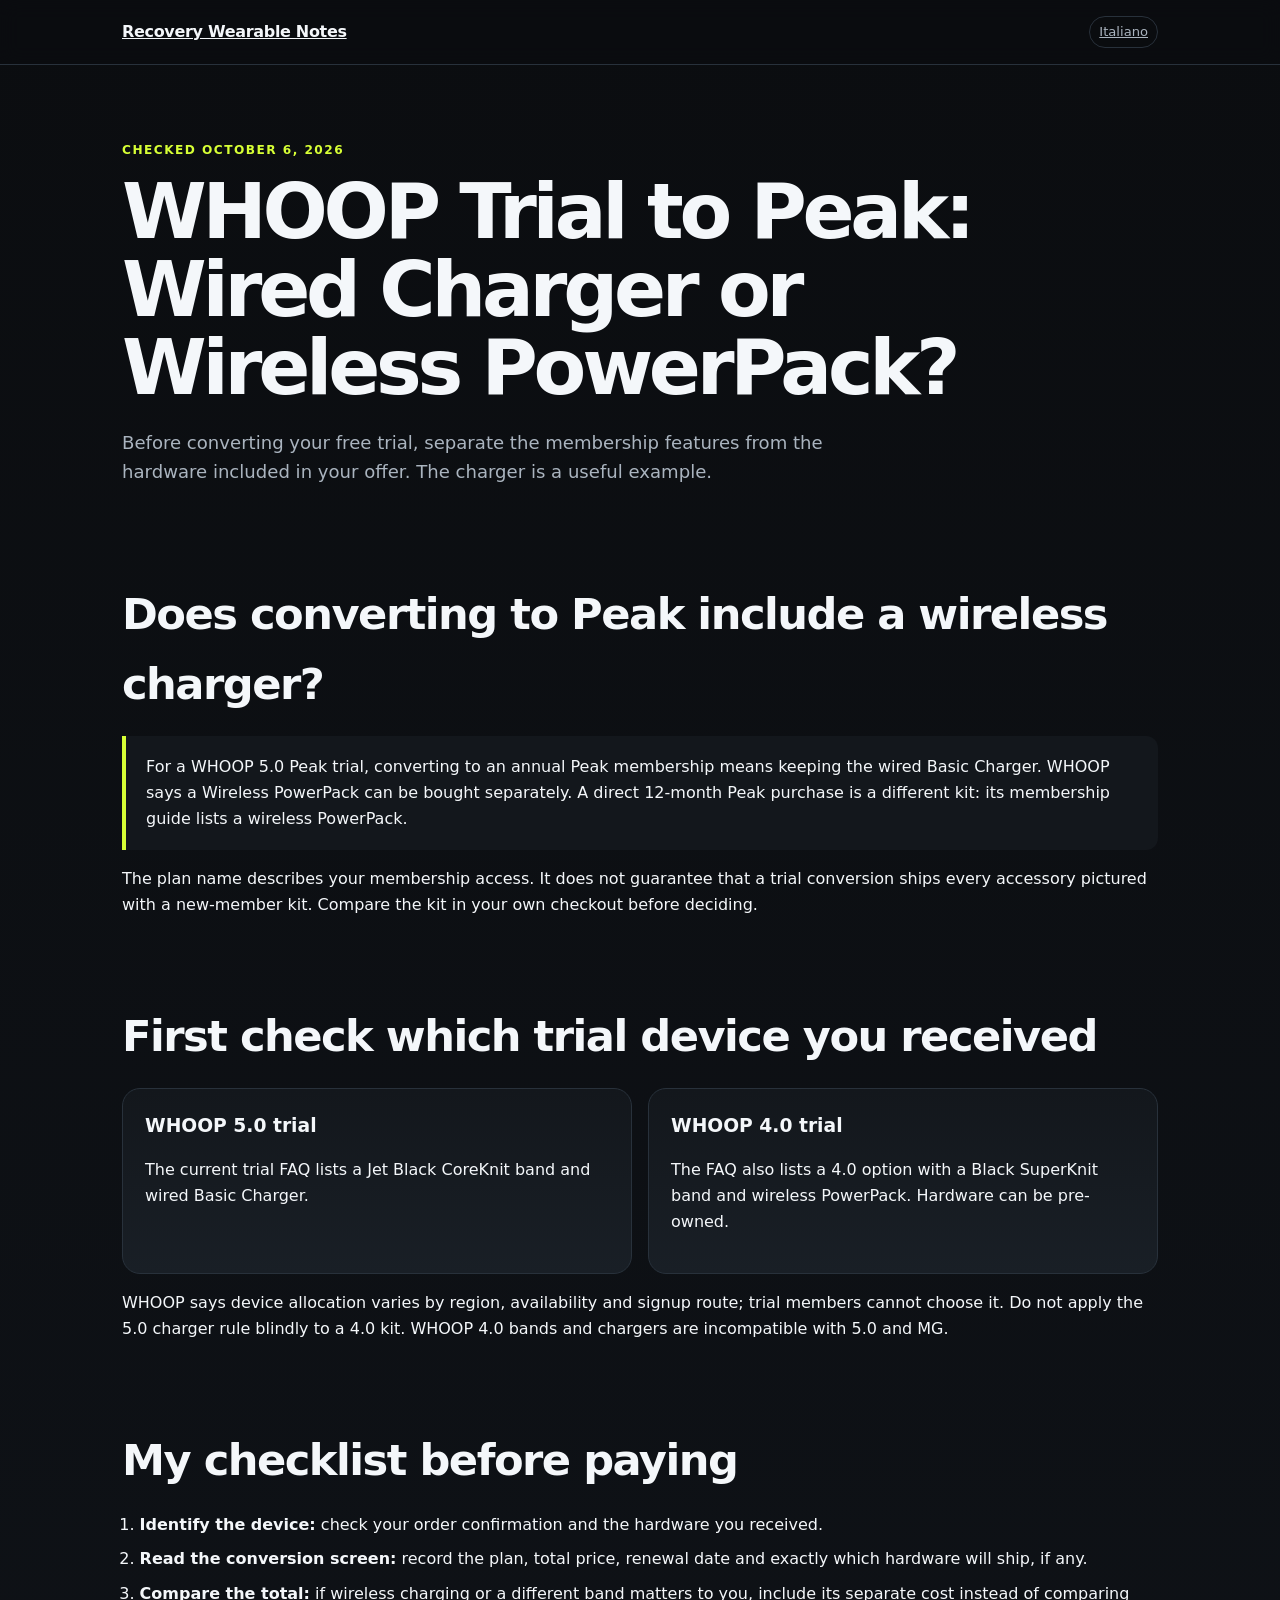
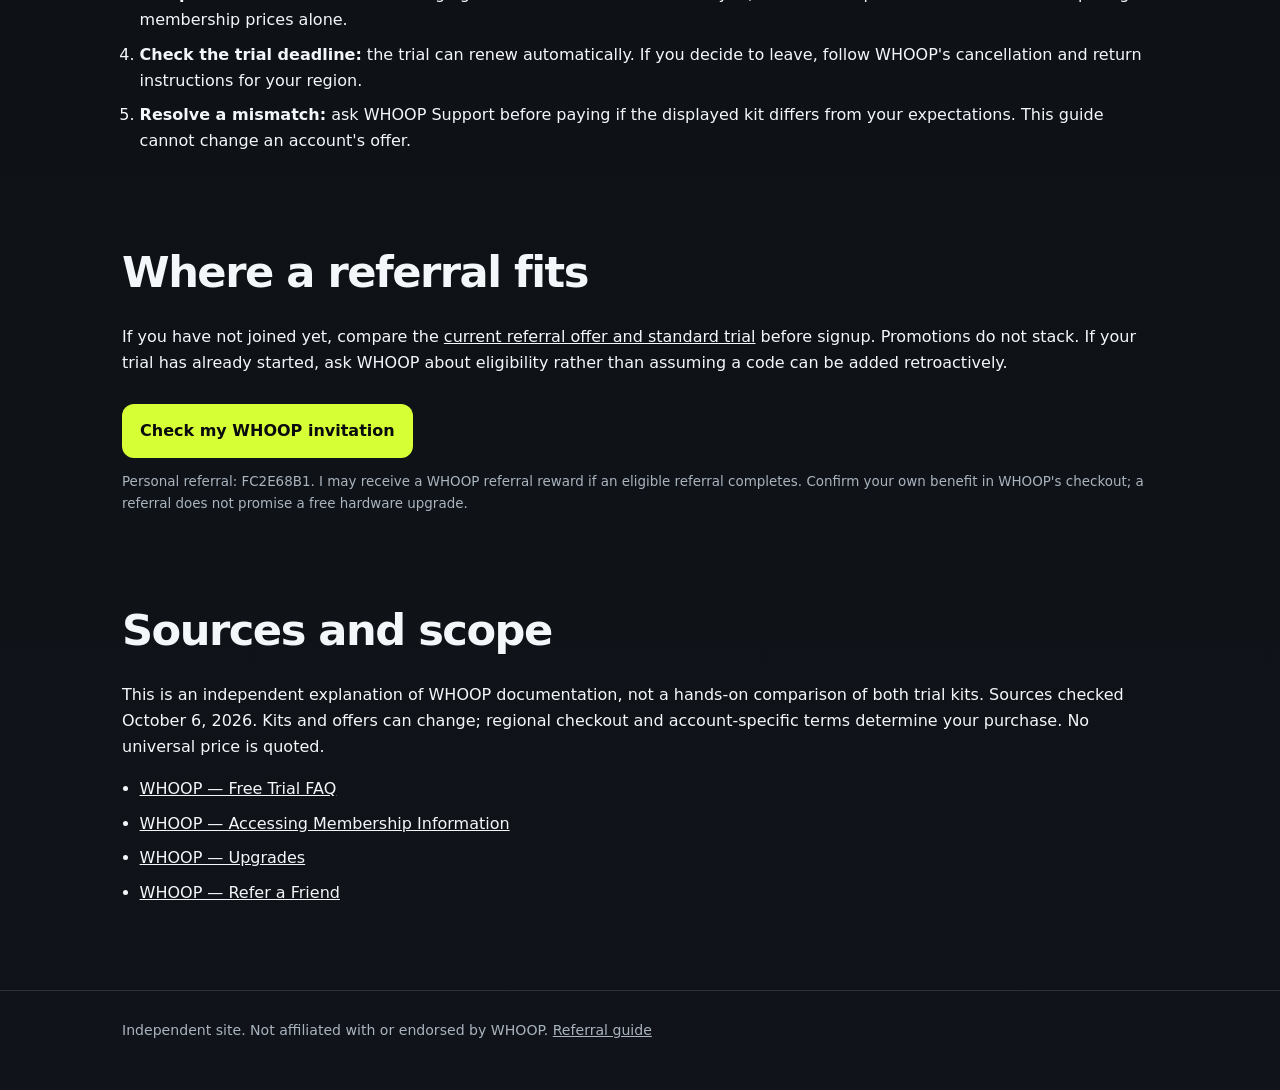
<file: whoop-trial-to-peak/index.html>
<!doctype html>
<html lang="en"><head>
<meta charset="utf-8"><meta name="viewport" content="width=device-width,initial-scale=1">
<title>WHOOP Trial to Peak: Wired Charger or Wireless PowerPack? | Recovery Wearable Notes</title>
<meta name="description" content="What happens to your WHOOP 5.0 charger after a Peak trial, how 4.0 kits differ, and what to check before paying for an annual membership."><meta name="robots" content="index,follow,max-image-preview:large">
<link rel="canonical" href="https://recovery-wearable-notes.netlify.app/whoop-trial-to-peak/">
<link rel="alternate" hreflang="en" href="https://recovery-wearable-notes.netlify.app/whoop-trial-to-peak/"><link rel="alternate" hreflang="it" href="https://recovery-wearable-notes.netlify.app/it/prova-whoop-peak/"><link rel="alternate" hreflang="x-default" href="https://recovery-wearable-notes.netlify.app/whoop-trial-to-peak/">
<link rel="stylesheet" href="/assets/style.css?v=20261105">
<meta property="og:type" content="article"><meta property="og:title" content="WHOOP Trial to Peak: Wired Charger or Wireless PowerPack?"><meta property="og:description" content="What happens to your WHOOP 5.0 charger after a Peak trial, how 4.0 kits differ, and what to check before paying for an annual membership."><meta property="og:url" content="https://recovery-wearable-notes.netlify.app/whoop-trial-to-peak/"><meta property="og:locale" content="en_US"><meta property="og:site_name" content="Recovery Wearable Notes"><meta name="twitter:card" content="summary">
<script type="application/ld+json">{"@context":"https://schema.org","@type":"Article","headline":"WHOOP Trial to Peak: Wired Charger or Wireless PowerPack?","description":"What happens to your WHOOP 5.0 charger after a Peak trial, how 4.0 kits differ, and what to check before paying for an annual membership.","datePublished":"2026-10-06","dateModified":"2026-11-01","inLanguage":"en","mainEntityOfPage":"https://recovery-wearable-notes.netlify.app/whoop-trial-to-peak/","author":{"@type":"Person","name":"Independent WHOOP user"},"publisher":{"@type":"Organization","name":"Recovery Wearable Notes"}}</script>
<meta name="content-version" content="2026-11-05-referral-content">
</head><body>
<header><div class="wrap"><nav><a class="brand" href="/">Recovery Wearable Notes</a><div class="tag"><a href="/it/prova-whoop-peak/" lang="it">Italiano</a></div></nav></div></header>
<main><div class="wrap hero"><div class="eyebrow">Checked October 6, 2026</div><h1>WHOOP Trial to Peak: Wired Charger or Wireless PowerPack?</h1><p>Before converting your free trial, separate the membership features from the hardware included in your offer. The charger is a useful example.</p></div><div class="wrap"><section><h2>Does converting to Peak include a wireless charger?</h2><div class="notice">For a WHOOP 5.0 Peak trial, converting to an annual Peak membership means keeping the wired Basic Charger. WHOOP says a Wireless PowerPack can be bought separately. A direct 12-month Peak purchase is a different kit: its membership guide lists a wireless PowerPack.</div><p>The plan name describes your membership access. It does not guarantee that a trial conversion ships every accessory pictured with a new-member kit. Compare the kit in your own checkout before deciding.</p></section>
<section><h2>First check which trial device you received</h2><div class="procon"><div class="card"><h3>WHOOP 5.0 trial</h3><p>The current trial FAQ lists a Jet Black CoreKnit band and wired Basic Charger.</p></div><div class="card"><h3>WHOOP 4.0 trial</h3><p>The FAQ also lists a 4.0 option with a Black SuperKnit band and wireless PowerPack. Hardware can be pre-owned.</p></div></div><p>WHOOP says device allocation varies by region, availability and signup route; trial members cannot choose it. Do not apply the 5.0 charger rule blindly to a 4.0 kit. WHOOP 4.0 bands and chargers are incompatible with 5.0 and MG.</p></section>
<section><h2>My checklist before paying</h2><ol class="list"><li><strong>Identify the device:</strong> check your order confirmation and the hardware you received.</li><li><strong>Read the conversion screen:</strong> record the plan, total price, renewal date and exactly which hardware will ship, if any.</li><li><strong>Compare the total:</strong> if wireless charging or a different band matters to you, include its separate cost instead of comparing membership prices alone.</li><li><strong>Check the trial deadline:</strong> the trial can renew automatically. If you decide to leave, follow WHOOP's cancellation and return instructions for your region.</li><li><strong>Resolve a mismatch:</strong> ask WHOOP Support before paying if the displayed kit differs from your expectations. This guide cannot change an account's offer.</li></ol></section>
<section><h2>Where a referral fits</h2><p>If you have not joined yet, compare the <a href="/">current referral offer and standard trial</a> before signup. Promotions do not stack. If your trial has already started, ask WHOOP about eligibility rather than assuming a code can be added retroactively.</p><div class="ctaRow"><a class="cta referral" href="https://join.whoop.com/FC2E68B1" rel="sponsored nofollow">Check my WHOOP invitation</a></div><p class="fine">Personal referral: FC2E68B1. I may receive a WHOOP referral reward if an eligible referral completes. Confirm your own benefit in WHOOP's checkout; a referral does not promise a free hardware upgrade.</p></section>
<section><h2>Sources and scope</h2><p>This is an independent explanation of WHOOP documentation, not a hands-on comparison of both trial kits. Sources checked October 6, 2026. Kits and offers can change; regional checkout and account-specific terms determine your purchase. No universal price is quoted.</p><ul class="list"><li><a href="https://whoop.my.site.com/whoopsupport/s/article/Free-Trial-FAQ?language=en_US">WHOOP — Free Trial FAQ</a></li><li><a href="https://support.whoop.com/s/article/Accessing-Membership-Information">WHOOP — Accessing Membership Information</a></li><li><a href="https://support.whoop.com/s/article/Upgrades">WHOOP — Upgrades</a></li><li><a href="https://support.whoop.com/s/article/Refer-A-Friend">WHOOP — Refer a Friend</a></li></ul></section></div></main>
<footer><div class="wrap">Independent site. Not affiliated with or endorsed by WHOOP. <a href="/">Referral guide</a></div></footer>
</body></html>
</file>
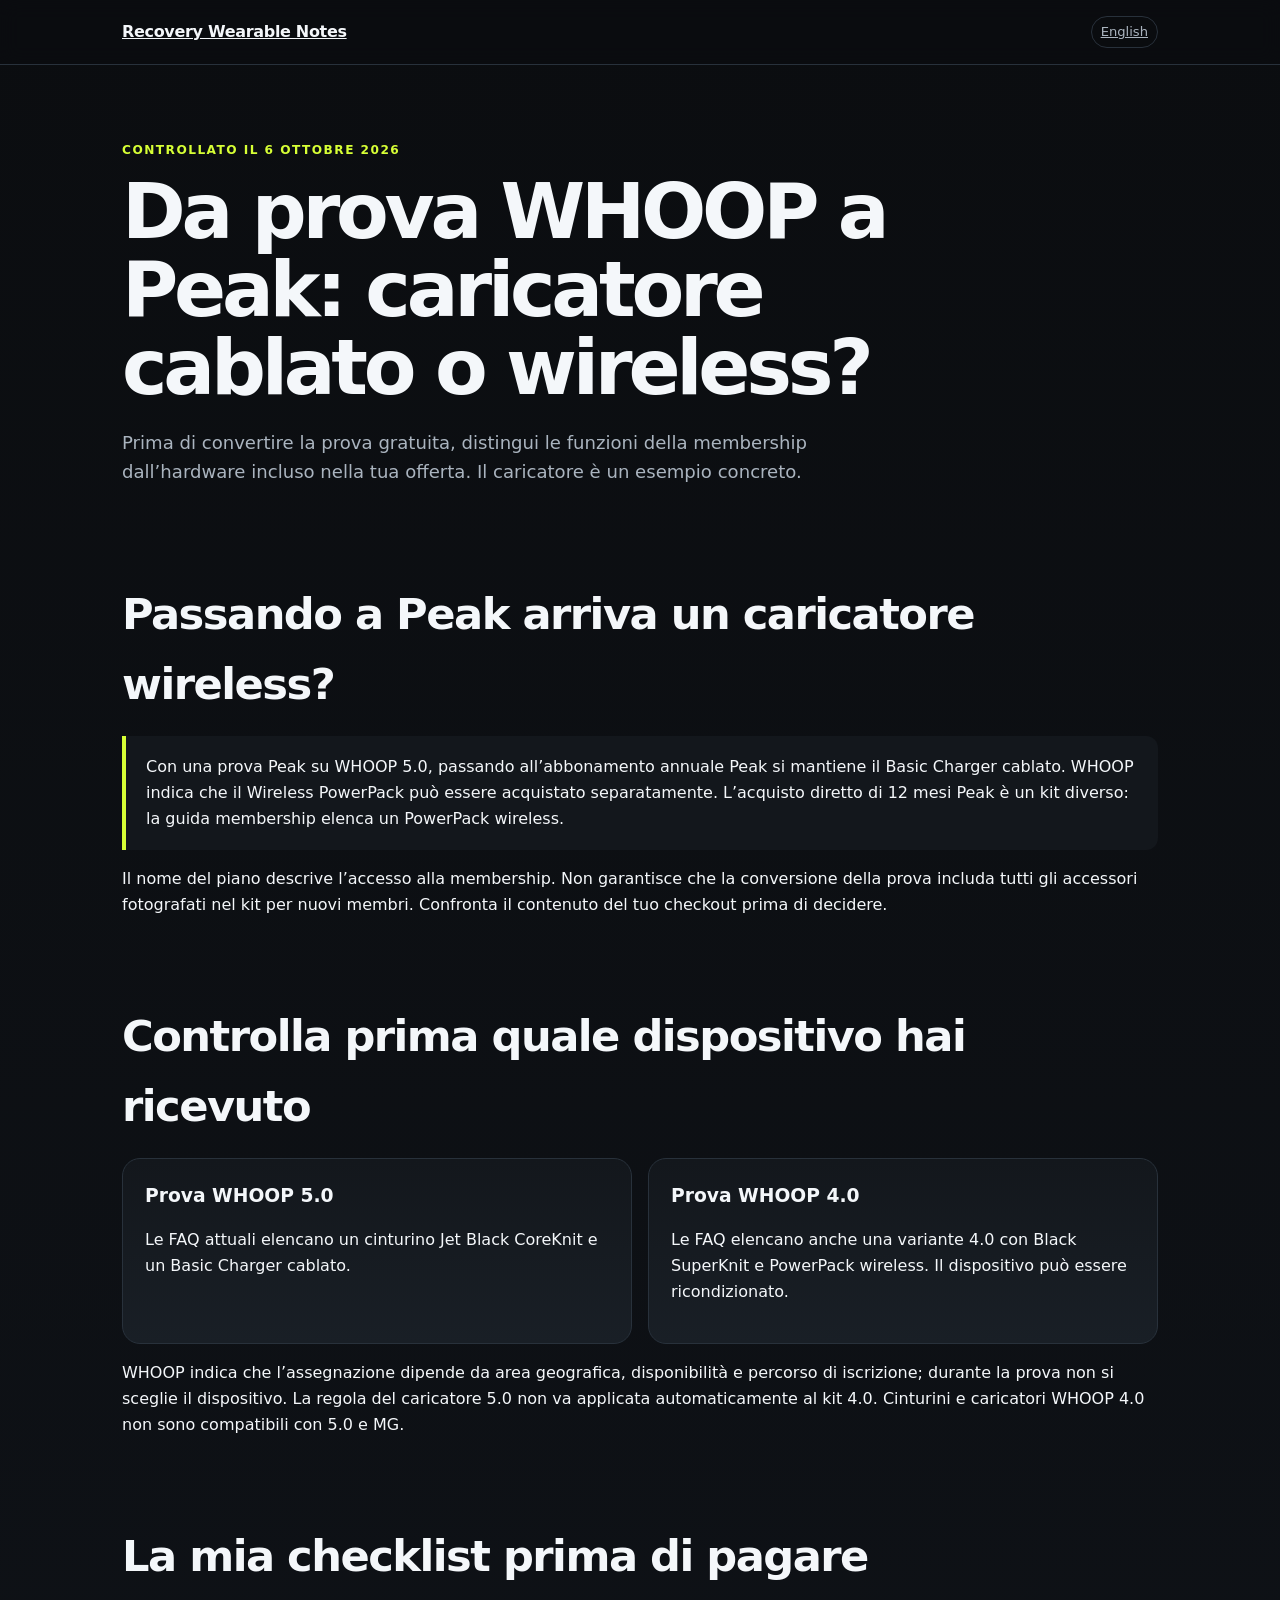
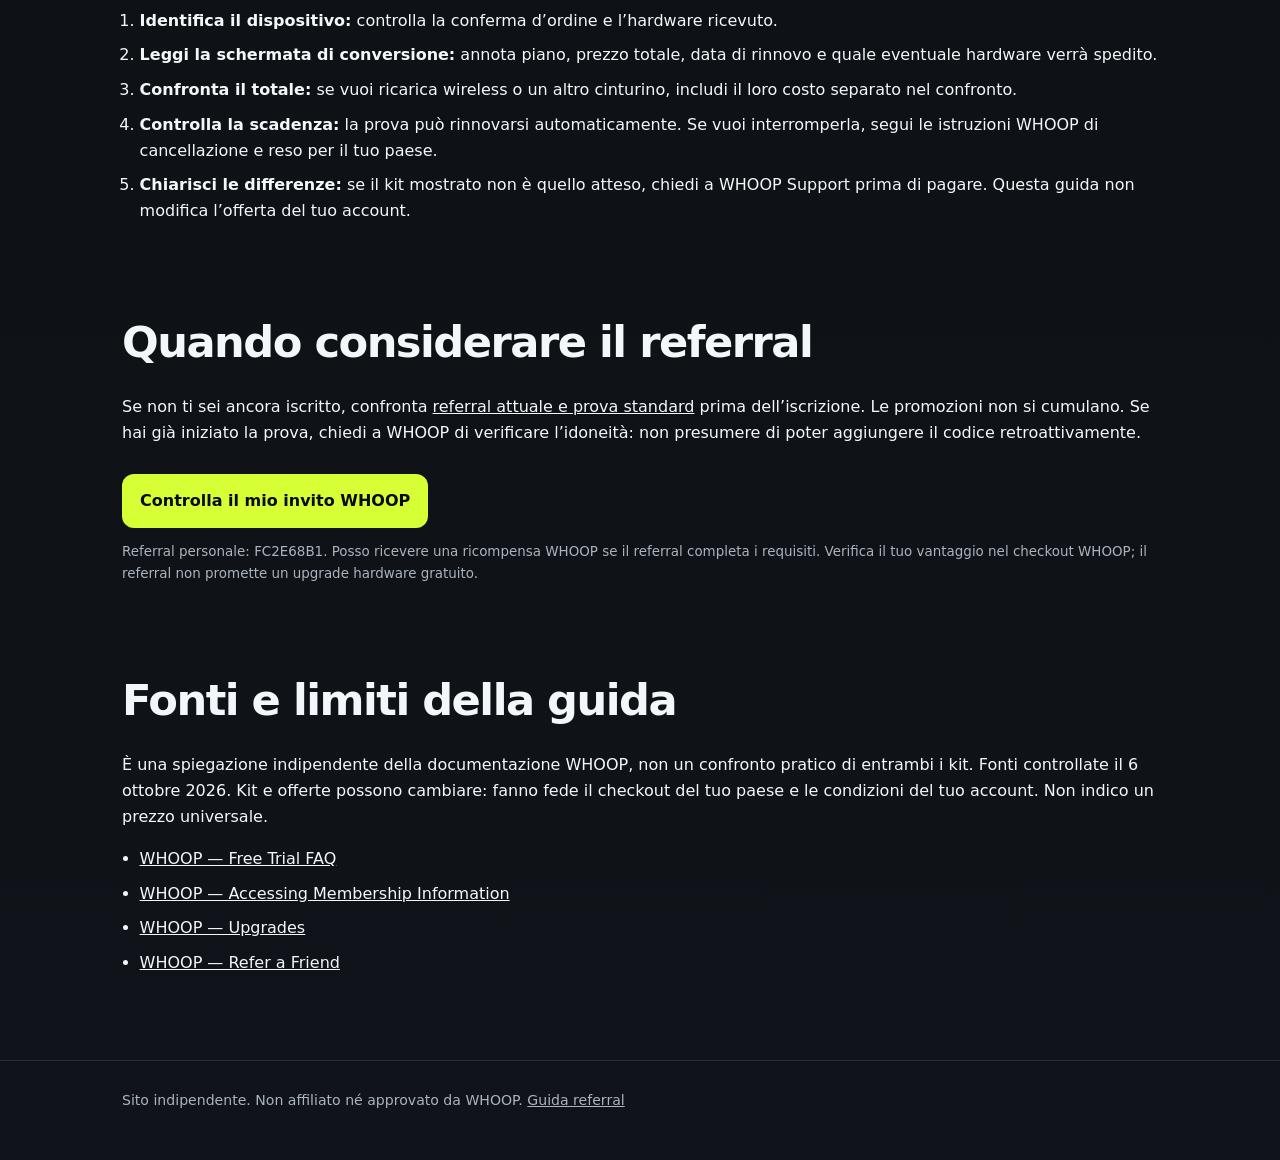
<file: it/prova-whoop-peak/index.html>
<!doctype html>
<html lang="it"><head>
<meta charset="utf-8"><meta name="viewport" content="width=device-width,initial-scale=1">
<title>Da prova WHOOP a Peak: caricatore cablato o wireless? | Recovery Wearable Notes</title>
<meta name="description" content="Cosa succede al caricatore WHOOP 5.0 passando dalla prova a Peak, differenze con il kit 4.0 e controlli prima di pagare l’abbonamento."><meta name="robots" content="index,follow,max-image-preview:large">
<link rel="canonical" href="https://recovery-wearable-notes.netlify.app/it/prova-whoop-peak/">
<link rel="alternate" hreflang="en" href="https://recovery-wearable-notes.netlify.app/whoop-trial-to-peak/"><link rel="alternate" hreflang="it" href="https://recovery-wearable-notes.netlify.app/it/prova-whoop-peak/"><link rel="alternate" hreflang="x-default" href="https://recovery-wearable-notes.netlify.app/whoop-trial-to-peak/">
<link rel="stylesheet" href="/assets/style.css?v=20261105">
<meta property="og:type" content="article"><meta property="og:title" content="Da prova WHOOP a Peak: caricatore cablato o wireless?"><meta property="og:description" content="Cosa succede al caricatore WHOOP 5.0 passando dalla prova a Peak, differenze con il kit 4.0 e controlli prima di pagare l’abbonamento."><meta property="og:url" content="https://recovery-wearable-notes.netlify.app/it/prova-whoop-peak/"><meta property="og:locale" content="it_IT"><meta property="og:site_name" content="Recovery Wearable Notes"><meta name="twitter:card" content="summary">
<script type="application/ld+json">{"@context":"https://schema.org","@type":"Article","headline":"Da prova WHOOP a Peak: caricatore cablato o wireless?","description":"Cosa succede al caricatore WHOOP 5.0 passando dalla prova a Peak, differenze con il kit 4.0 e controlli prima di pagare l’abbonamento.","datePublished":"2026-10-06","dateModified":"2026-11-01","inLanguage":"it","mainEntityOfPage":"https://recovery-wearable-notes.netlify.app/it/prova-whoop-peak/","author":{"@type":"Person","name":"Independent WHOOP user"},"publisher":{"@type":"Organization","name":"Recovery Wearable Notes"}}</script>
<meta name="content-version" content="2026-11-05-referral-content">
</head><body>
<header><div class="wrap"><nav><a class="brand" href="/it/">Recovery Wearable Notes</a><div class="tag"><a href="/whoop-trial-to-peak/" lang="en">English</a></div></nav></div></header>
<main><div class="wrap hero"><div class="eyebrow">Controllato il 6 ottobre 2026</div><h1>Da prova WHOOP a Peak: caricatore cablato o wireless?</h1><p>Prima di convertire la prova gratuita, distingui le funzioni della membership dall’hardware incluso nella tua offerta. Il caricatore è un esempio concreto.</p></div><div class="wrap"><section><h2>Passando a Peak arriva un caricatore wireless?</h2><div class="notice">Con una prova Peak su WHOOP 5.0, passando all’abbonamento annuale Peak si mantiene il Basic Charger cablato. WHOOP indica che il Wireless PowerPack può essere acquistato separatamente. L’acquisto diretto di 12 mesi Peak è un kit diverso: la guida membership elenca un PowerPack wireless.</div><p>Il nome del piano descrive l’accesso alla membership. Non garantisce che la conversione della prova includa tutti gli accessori fotografati nel kit per nuovi membri. Confronta il contenuto del tuo checkout prima di decidere.</p></section>
<section><h2>Controlla prima quale dispositivo hai ricevuto</h2><div class="procon"><div class="card"><h3>Prova WHOOP 5.0</h3><p>Le FAQ attuali elencano un cinturino Jet Black CoreKnit e un Basic Charger cablato.</p></div><div class="card"><h3>Prova WHOOP 4.0</h3><p>Le FAQ elencano anche una variante 4.0 con Black SuperKnit e PowerPack wireless. Il dispositivo può essere ricondizionato.</p></div></div><p>WHOOP indica che l’assegnazione dipende da area geografica, disponibilità e percorso di iscrizione; durante la prova non si sceglie il dispositivo. La regola del caricatore 5.0 non va applicata automaticamente al kit 4.0. Cinturini e caricatori WHOOP 4.0 non sono compatibili con 5.0 e MG.</p></section>
<section><h2>La mia checklist prima di pagare</h2><ol class="list"><li><strong>Identifica il dispositivo:</strong> controlla la conferma d’ordine e l’hardware ricevuto.</li><li><strong>Leggi la schermata di conversione:</strong> annota piano, prezzo totale, data di rinnovo e quale eventuale hardware verrà spedito.</li><li><strong>Confronta il totale:</strong> se vuoi ricarica wireless o un altro cinturino, includi il loro costo separato nel confronto.</li><li><strong>Controlla la scadenza:</strong> la prova può rinnovarsi automaticamente. Se vuoi interromperla, segui le istruzioni WHOOP di cancellazione e reso per il tuo paese.</li><li><strong>Chiarisci le differenze:</strong> se il kit mostrato non è quello atteso, chiedi a WHOOP Support prima di pagare. Questa guida non modifica l’offerta del tuo account.</li></ol></section>
<section><h2>Quando considerare il referral</h2><p>Se non ti sei ancora iscritto, confronta <a href="/it/">referral attuale e prova standard</a> prima dell’iscrizione. Le promozioni non si cumulano. Se hai già iniziato la prova, chiedi a WHOOP di verificare l’idoneità: non presumere di poter aggiungere il codice retroattivamente.</p><div class="ctaRow"><a class="cta referral" href="https://join.whoop.com/FC2E68B1" rel="sponsored nofollow">Controlla il mio invito WHOOP</a></div><p class="fine">Referral personale: FC2E68B1. Posso ricevere una ricompensa WHOOP se il referral completa i requisiti. Verifica il tuo vantaggio nel checkout WHOOP; il referral non promette un upgrade hardware gratuito.</p></section>
<section><h2>Fonti e limiti della guida</h2><p>È una spiegazione indipendente della documentazione WHOOP, non un confronto pratico di entrambi i kit. Fonti controllate il 6 ottobre 2026. Kit e offerte possono cambiare: fanno fede il checkout del tuo paese e le condizioni del tuo account. Non indico un prezzo universale.</p><ul class="list"><li><a href="https://whoop.my.site.com/whoopsupport/s/article/Free-Trial-FAQ?language=en_US">WHOOP — Free Trial FAQ</a></li><li><a href="https://support.whoop.com/s/article/Accessing-Membership-Information">WHOOP — Accessing Membership Information</a></li><li><a href="https://support.whoop.com/s/article/Upgrades">WHOOP — Upgrades</a></li><li><a href="https://support.whoop.com/s/article/Refer-A-Friend">WHOOP — Refer a Friend</a></li></ul></section></div></main>
<footer><div class="wrap">Sito indipendente. Non affiliato né approvato da WHOOP. <a href="/it/">Guida referral</a></div></footer>
</body></html>
</file>
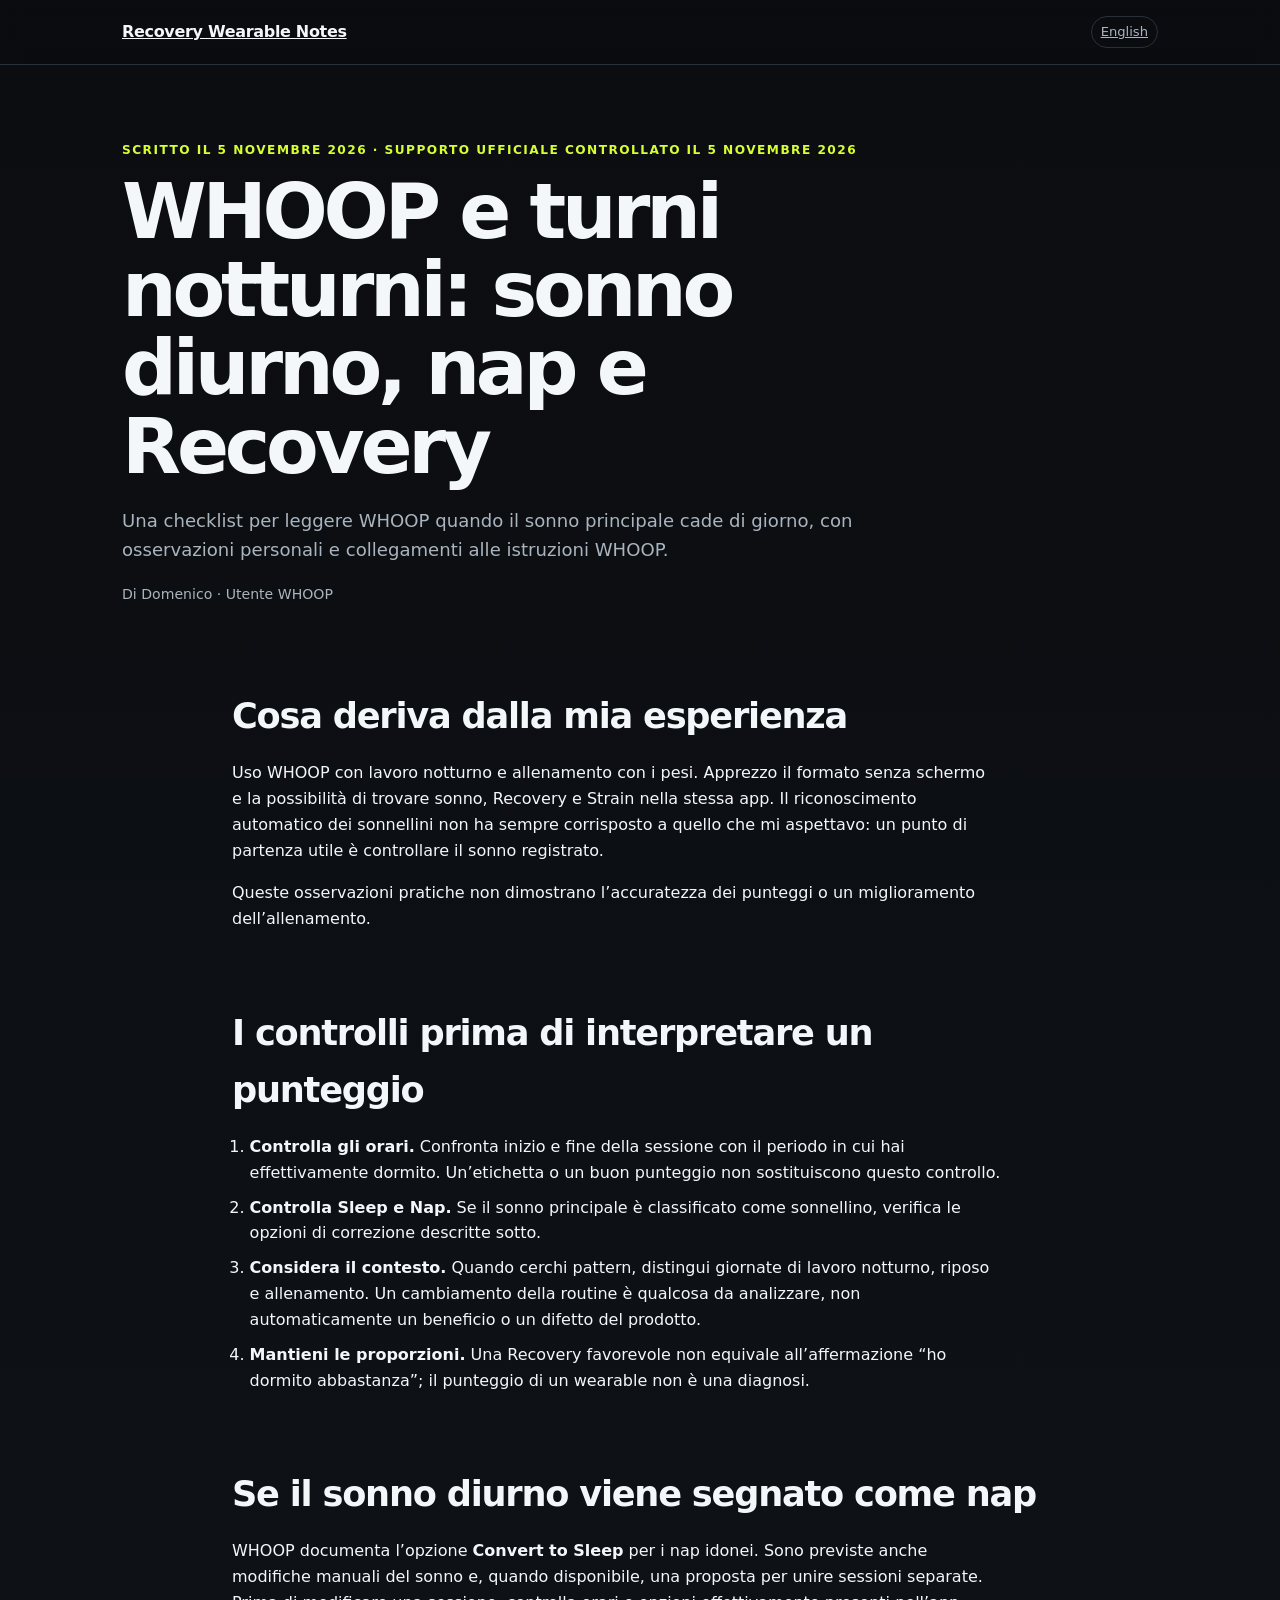
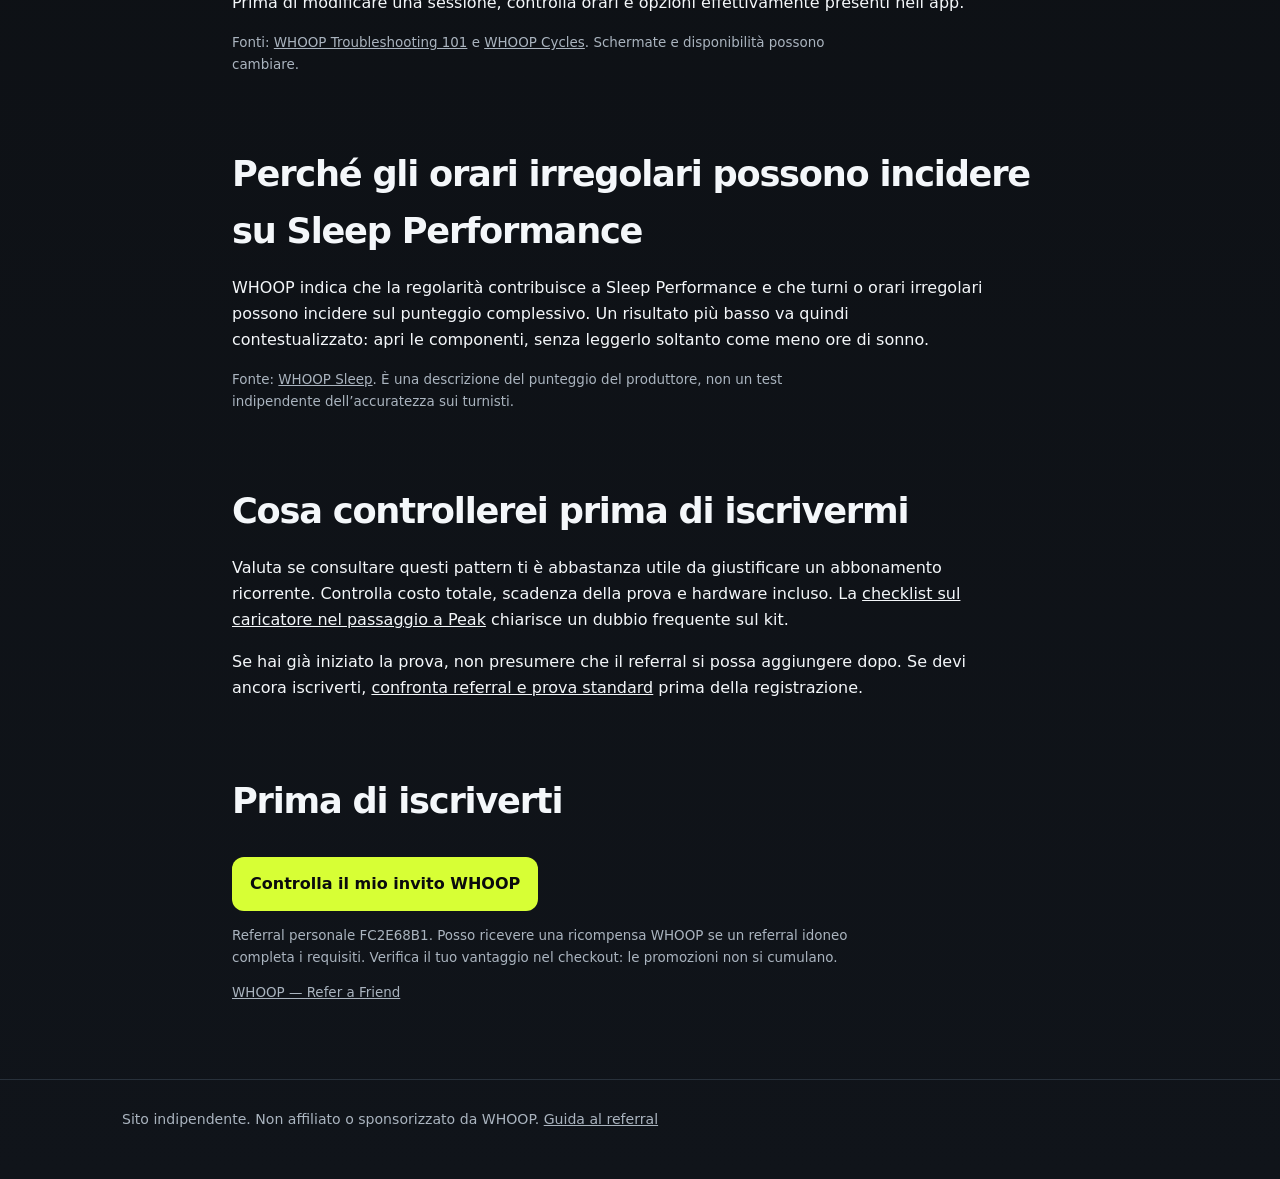
<file: it/whoop-turni-notturni/index.html>
<!doctype html>
<html lang="it"><head>
<meta charset="utf-8"><meta name="viewport" content="width=device-width,initial-scale=1">
<title>WHOOP e turni notturni: sonno diurno, nap e Recovery | Recovery Wearable Notes</title>
<meta name="description" content="Note pratiche di un utente WHOOP sui turni notturni: controllo del sonno diurno, nap, regolarità e offerta referral prima dell’iscrizione."><meta name="robots" content="index,follow,max-image-preview:large">
<meta name="content-version" content="2026-11-05-referral-content">
<link rel="canonical" href="https://recovery-wearable-notes.netlify.app/it/whoop-turni-notturni/">
<link rel="alternate" hreflang="en" href="https://recovery-wearable-notes.netlify.app/whoop-night-shifts/"><link rel="alternate" hreflang="it" href="https://recovery-wearable-notes.netlify.app/it/whoop-turni-notturni/"><link rel="alternate" hreflang="x-default" href="https://recovery-wearable-notes.netlify.app/whoop-night-shifts/">
<link rel="stylesheet" href="/assets/style.css?v=20261105">
<meta property="og:type" content="article"><meta property="og:title" content="WHOOP e turni notturni: sonno diurno, nap e Recovery"><meta property="og:description" content="Note pratiche di un utente WHOOP sui turni notturni: controllo del sonno diurno, nap, regolarità e offerta referral prima dell’iscrizione."><meta property="og:url" content="https://recovery-wearable-notes.netlify.app/it/whoop-turni-notturni/"><meta property="og:locale" content="it_IT"><meta property="og:site_name" content="Recovery Wearable Notes"><meta name="twitter:card" content="summary">
<script type="application/ld+json">{"@context": "https://schema.org", "@type": "Article", "headline": "WHOOP e turni notturni: sonno diurno, nap e Recovery", "description": "Note pratiche di un utente WHOOP sui turni notturni: controllo del sonno diurno, nap, regolarità e offerta referral prima dell’iscrizione.", "datePublished": "2026-11-05", "dateModified": "2026-11-05", "inLanguage": "it", "mainEntityOfPage": "https://recovery-wearable-notes.netlify.app/it/whoop-turni-notturni/", "author": {"@type": "Person", "name": "Domenico"}, "publisher": {"@type": "Organization", "name": "Recovery Wearable Notes"}}</script>
</head><body>
<a class="skipLink" href="#main">Vai al contenuto</a>
<header><div class="wrap"><nav><a class="brand" href="/it/">Recovery Wearable Notes</a><div class="tag"><a href="/whoop-night-shifts/">English</a></div></nav></div></header>
<main id="main"><div class="wrap hero"><div class="eyebrow">Scritto il 5 novembre 2026 · Supporto ufficiale controllato il 5 novembre 2026</div><h1>WHOOP e turni notturni: sonno diurno, nap e Recovery</h1><p>Una checklist per leggere WHOOP quando il sonno principale cade di giorno, con osservazioni personali e collegamenti alle istruzioni WHOOP.</p><div class="byline">Di Domenico · Utente WHOOP</div></div><div class="wrap reading"><section><h2>Cosa deriva dalla mia esperienza</h2><p>Uso WHOOP con lavoro notturno e allenamento con i pesi. Apprezzo il formato senza schermo e la possibilità di trovare sonno, Recovery e Strain nella stessa app. Il riconoscimento automatico dei sonnellini non ha sempre corrisposto a quello che mi aspettavo: un punto di partenza utile è controllare il sonno registrato.</p><p>Queste osservazioni pratiche non dimostrano l’accuratezza dei punteggi o un miglioramento dell’allenamento.</p></section>
<section><h2>I controlli prima di interpretare un punteggio</h2><ol class="list"><li><strong>Controlla gli orari.</strong> Confronta inizio e fine della sessione con il periodo in cui hai effettivamente dormito. Un’etichetta o un buon punteggio non sostituiscono questo controllo.</li><li><strong>Controlla Sleep e Nap.</strong> Se il sonno principale è classificato come sonnellino, verifica le opzioni di correzione descritte sotto.</li><li><strong>Considera il contesto.</strong> Quando cerchi pattern, distingui giornate di lavoro notturno, riposo e allenamento. Un cambiamento della routine è qualcosa da analizzare, non automaticamente un beneficio o un difetto del prodotto.</li><li><strong>Mantieni le proporzioni.</strong> Una Recovery favorevole non equivale all’affermazione “ho dormito abbastanza”; il punteggio di un wearable non è una diagnosi.</li></ol></section>
<section><h2>Se il sonno diurno viene segnato come nap</h2><p>WHOOP documenta l’opzione <strong>Convert to Sleep</strong> per i nap idonei. Sono previste anche modifiche manuali del sonno e, quando disponibile, una proposta per unire sessioni separate. Prima di modificare una sessione, controlla orari e opzioni effettivamente presenti nell’app.</p><p class="fine">Fonti: <a href="https://support.whoop.com/s/article/WHOOP-Troubleshooting-101">WHOOP Troubleshooting 101</a> e <a href="https://support.whoop.com/s/article/WHOOP-Cycles">WHOOP Cycles</a>. Schermate e disponibilità possono cambiare.</p></section>
<section><h2>Perché gli orari irregolari possono incidere su Sleep Performance</h2><p>WHOOP indica che la regolarità contribuisce a Sleep Performance e che turni o orari irregolari possono incidere sul punteggio complessivo. Un risultato più basso va quindi contestualizzato: apri le componenti, senza leggerlo soltanto come meno ore di sonno.</p><p class="fine">Fonte: <a href="https://support.whoop.com/s/article/WHOOP-Sleep?language=en_US">WHOOP Sleep</a>. È una descrizione del punteggio del produttore, non un test indipendente dell’accuratezza sui turnisti.</p></section>
<section><h2>Cosa controllerei prima di iscrivermi</h2><p>Valuta se consultare questi pattern ti è abbastanza utile da giustificare un abbonamento ricorrente. Controlla costo totale, scadenza della prova e hardware incluso. La <a href="/it/prova-whoop-peak/">checklist sul caricatore nel passaggio a Peak</a> chiarisce un dubbio frequente sul kit.</p><p>Se hai già iniziato la prova, non presumere che il referral si possa aggiungere dopo. Se devi ancora iscriverti, <a href="/it/">confronta referral e prova standard</a> prima della registrazione.</p></section>
<section><h2>Prima di iscriverti</h2><div class="ctaRow"><a class="cta referral" href="https://join.whoop.com/FC2E68B1" rel="sponsored nofollow">Controlla il mio invito WHOOP</a></div><p class="fine">Referral personale FC2E68B1. Posso ricevere una ricompensa WHOOP se un referral idoneo completa i requisiti. Verifica il tuo vantaggio nel checkout: le promozioni non si cumulano.</p><p class="fine"><a href="https://support.whoop.com/s/article/Refer-A-Friend">WHOOP — Refer a Friend</a></p></section></div></main>
<footer><div class="wrap">Sito indipendente. Non affiliato o sponsorizzato da WHOOP. <a href="/it/">Guida al referral</a></div></footer>
</body></html>
</file>
<file: assets/style.css>
:root {
  --bg:#0b0d10;
  --panel:#13171c;
  --panel2:#191f26;
  --text:#f4f7fa;
  --muted:#aab4bf;
  --line:#28313b;
  --accent:#d7ff35;
  --accentText:#0a0b0d;
  --ok:#b8f28b;
  --max:1080px;
}
*{box-sizing:border-box}
html{scroll-behavior:smooth}
/* Keep anchored sections below the 65px sticky header. */
section[id]{scroll-margin-top:80px}
body{margin:0;font-family:Inter,ui-sans-serif,system-ui,-apple-system,BlinkMacSystemFont,"Segoe UI",sans-serif;background:linear-gradient(180deg,#0b0d10 0,#10141a 100%);color:var(--text);line-height:1.62}
a{color:inherit}
.wrap{max-width:var(--max);margin:auto;padding:0 22px}
header{border-bottom:1px solid var(--line);background:rgba(11,13,16,.92);position:sticky;top:0;backdrop-filter:blur(10px);z-index:10}
nav{height:64px;display:flex;align-items:center;justify-content:space-between;gap:18px}.brand{font-weight:800;letter-spacing:-.02em}.tag{font-size:.82rem;color:var(--muted);border:1px solid var(--line);padding:4px 9px;border-radius:99px}
.hero{padding:76px 22px 42px}.eyebrow{color:var(--accent);font-weight:800;text-transform:uppercase;letter-spacing:.12em;font-size:.76rem}.hero h1{font-size:clamp(2.2rem,6vw,4.8rem);line-height:1.02;letter-spacing:-.055em;max-width:900px;margin:12px 0 20px}.hero p{max-width:780px;color:var(--muted);font-size:1.13rem}.ctaRow{display:flex;flex-wrap:wrap;gap:12px;margin:28px 0 12px}.cta{display:inline-flex;align-items:center;justify-content:center;text-decoration:none;font-weight:850;background:var(--accent);color:var(--accentText);padding:14px 18px;border-radius:12px;min-width:220px}.cta.secondary{background:transparent;color:var(--text);border:1px solid var(--line)}.fine{font-size:.84rem;color:var(--muted)}
.grid{display:grid;grid-template-columns:repeat(3,1fr);gap:14px;margin:30px 0}.card{background:linear-gradient(180deg,var(--panel),var(--panel2));border:1px solid var(--line);border-radius:18px;padding:22px}.card h3{margin:0 0 6px}.metric{font-size:1.75rem;font-weight:850;letter-spacing:-.03em}.muted{color:var(--muted)}
section{padding:34px 0}section h2{font-size:clamp(1.7rem,4vw,2.7rem);letter-spacing:-.035em;margin:0 0 16px}.procon{display:grid;grid-template-columns:1fr 1fr;gap:16px}.list{padding-left:1.1rem}.list li{margin:.55rem 0}.notice{border-left:4px solid var(--accent);background:var(--panel);padding:18px 20px;border-radius:0 12px 12px 0}.faq details{border-top:1px solid var(--line);padding:18px 0}.faq summary{font-weight:800;cursor:pointer}.faq p{color:var(--muted)}
footer{border-top:1px solid var(--line);margin-top:34px;padding:28px 0 48px;color:var(--muted);font-size:.88rem}.pill{display:inline-block;border:1px solid var(--line);border-radius:999px;padding:6px 10px;margin:3px 5px 3px 0;color:var(--muted)}
.codebox{font-family:ui-monospace,SFMono-Regular,Menlo,monospace;background:#080a0c;border:1px solid var(--line);padding:12px 14px;border-radius:10px;word-break:break-all}
@media(max-width:760px){.grid,.procon{grid-template-columns:1fr}.hero{padding-top:50px}.hero h1{font-size:2.6rem}.tag{border:0;padding:0;white-space:nowrap}.independence{display:none}.hero{padding-left:22px;padding-right:22px}.brand{font-size:.95rem}nav{gap:10px}}


.quickCode{display:flex;flex-wrap:wrap;align-items:center;gap:10px;margin:18px 0 10px}.quickCode code{font-size:1rem;font-weight:700;user-select:all}.copyCode{font:inherit;color:var(--text);background:var(--panel);border:1px solid var(--line);border-radius:8px;padding:7px 12px;cursor:pointer}.copyStatus{color:var(--muted);font-size:.85rem}a:focus-visible,button:focus-visible,summary:focus-visible{outline:3px solid var(--accent);outline-offset:4px}[hidden]{display:none!important}
@media(prefers-reduced-motion:reduce){html{scroll-behavior:auto}}


.byline{color:var(--muted);font-size:.88rem;margin:0 0 12px}.textLink{color:var(--accent);font-weight:750}.reading{max-width:860px}.reading section{padding:28px 0}.reading h2{font-size:clamp(1.55rem,3.3vw,2.2rem)}.reading p,.reading li{max-width:74ch}.skipLink{position:absolute;left:16px;top:-100px;z-index:20;background:var(--accent);color:var(--accentText);padding:10px 14px}.skipLink:focus{top:8px}
</file>
